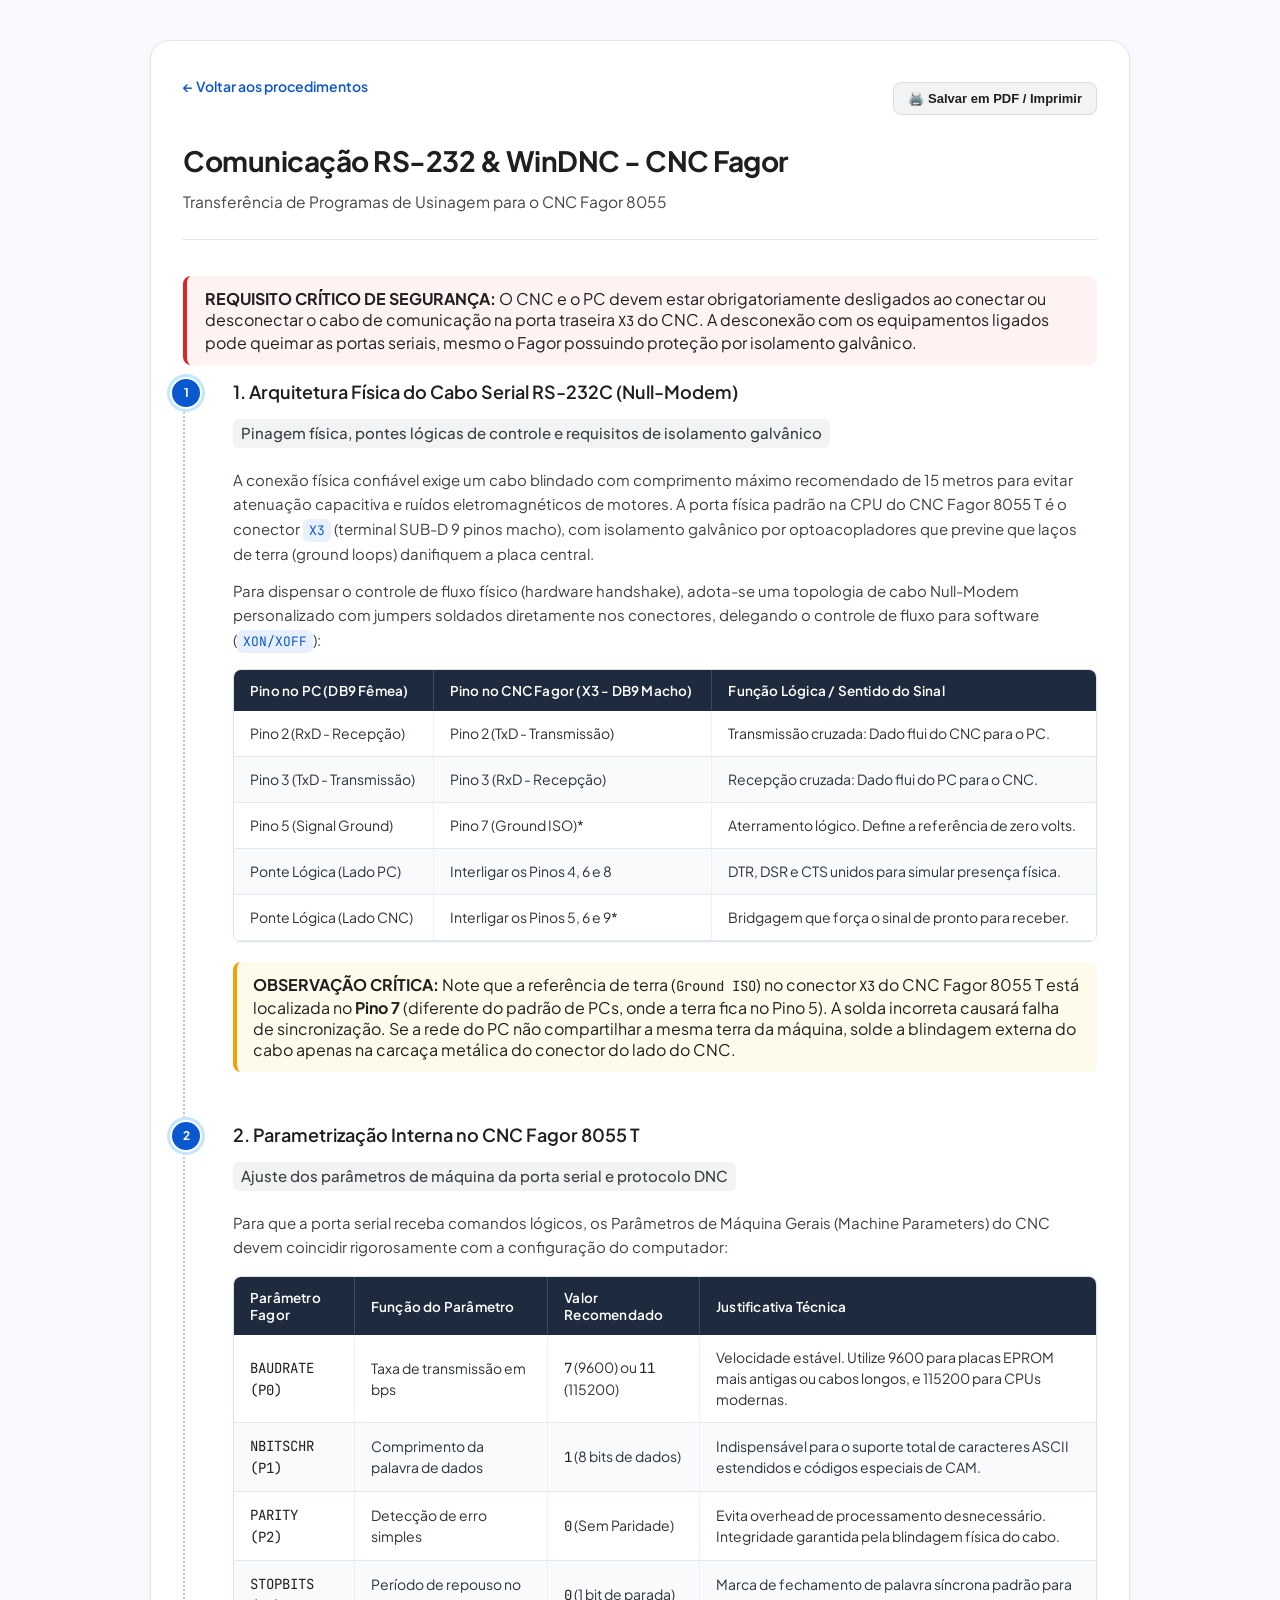
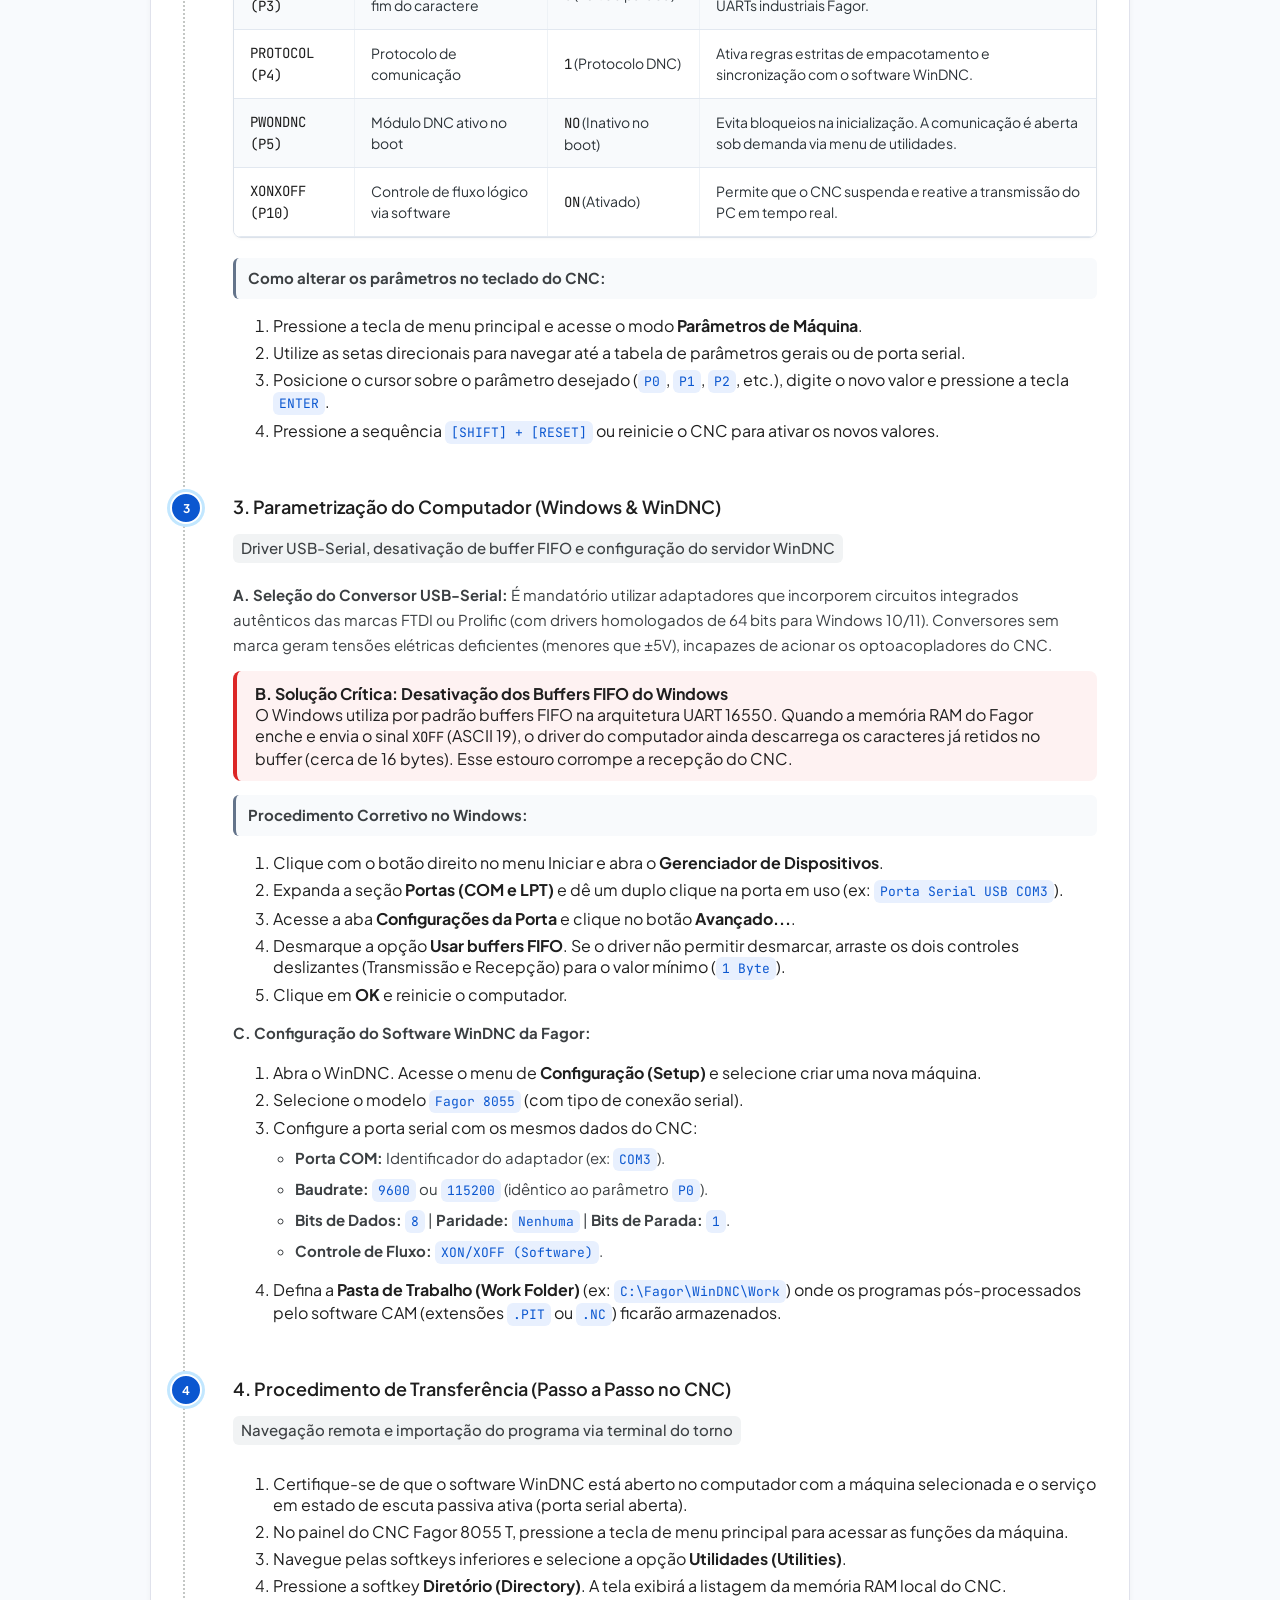
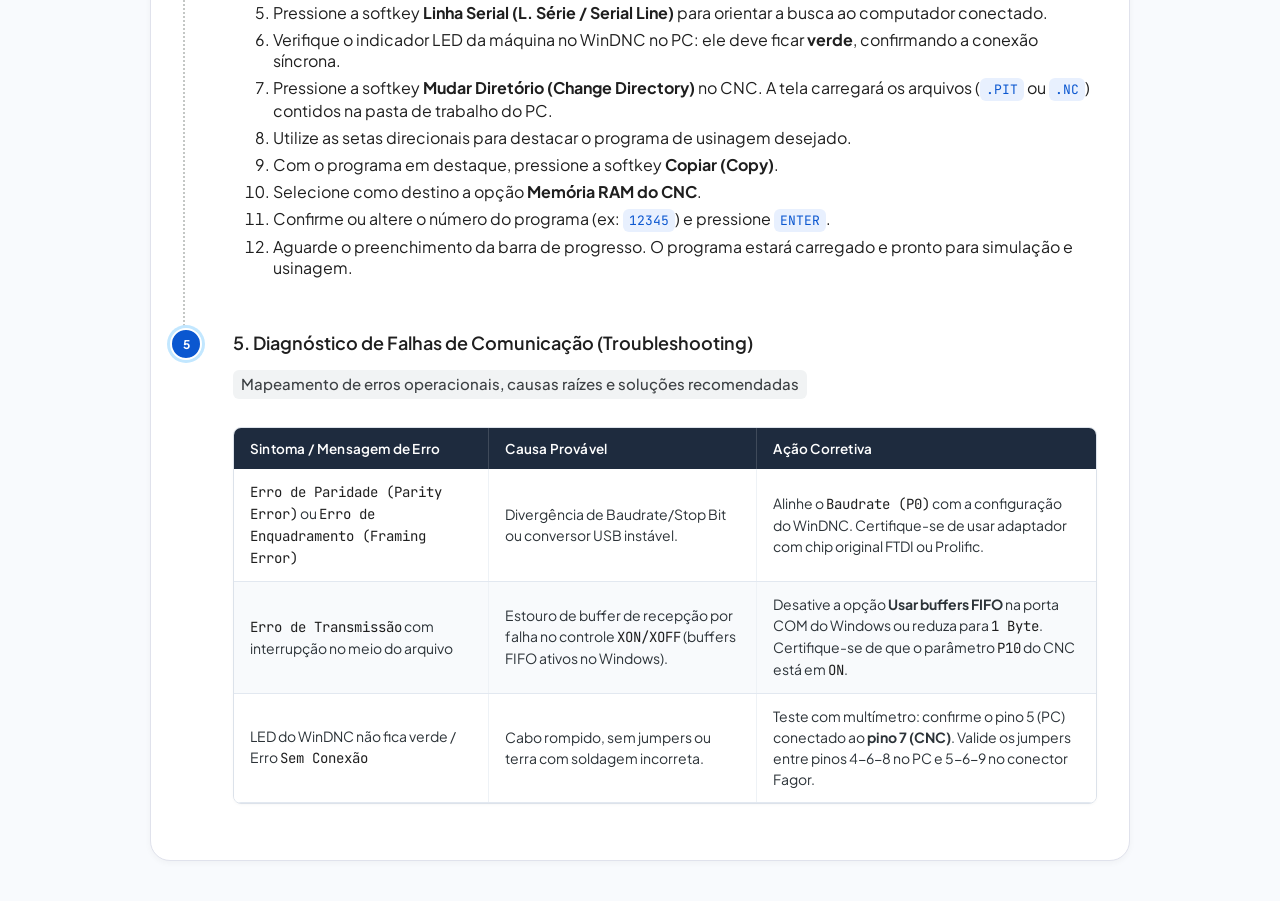
<file: fagor/rs232-windnc.html>
<!DOCTYPE html>
<html lang="pt-BR">
<head>
    <meta charset="UTF-8">
    <meta name="viewport" content="width=device-width, initial-scale=1.0">
    <title>Comunicação RS-232 &amp; WinDNC - CNC Fagor</title>
    <link rel="stylesheet" href="../css/style.css">
</head>
<body>
    <div class="print-footer-all"><span><strong>Elaborado por:</strong> Gustavo Vieira Ermelino &bull; e-mail: g3gustavo@gmail.com</span></div>

    <div class="container">
        <div class="doc-actions">
            <a href="../index.html" class="nav-back">← Voltar aos procedimentos</a>
            <button onclick="window.print()" class="btn-print">🖨️ Salvar em PDF / Imprimir</button>
        </div>

        <header class="doc-header">
            <h1>Comunicação RS-232 &amp; WinDNC - CNC Fagor</h1>
            <p class="subtitle">Transferência de Programas de Usinagem para o CNC Fagor 8055</p>
        </header>

        <div class="alert-box danger">
            <strong>REQUISITO CRÍTICO DE SEGURANÇA:</strong> O CNC e o PC devem estar obrigatoriamente desligados ao conectar ou desconectar o cabo de comunicação na porta traseira <code>X3</code> do CNC. A desconexão com os equipamentos ligados pode queimar as portas seriais, mesmo o Fagor possuindo proteção por isolamento galvânico.
        </div>

        <main class="stepper">
            <div class="step">
                <h3>1. Arquitetura Física do Cabo Serial RS-232C (Null-Modem)</h3>
                <p class="step-subtitle">Pinagem física, pontes lógicas de controle e requisitos de isolamento galvânico</p>
                <p>A conexão física confiável exige um cabo blindado com comprimento máximo recomendado de 15 metros para evitar atenuação capacitiva e ruídos eletromagnéticos de motores. A porta física padrão na CPU do CNC Fagor 8055 T é o conector <code>X3</code> (terminal SUB-D 9 pinos macho), com isolamento galvânico por optoacopladores que previne que laços de terra (ground loops) danifiquem a placa central.</p>
                <p>Para dispensar o controle de fluxo físico (hardware handshake), adota-se uma topologia de cabo Null-Modem personalizado com jumpers soldados diretamente nos conectores, delegando o controle de fluxo para software (<code>XON/XOFF</code>):</p>
                <div class="table-responsive">
                    <table>
                        <thead>
                            <tr>
                                <th>Pino no PC (DB9 Fêmea)</th>
                                <th>Pino no CNC Fagor (X3 - DB9 Macho)</th>
                                <th>Função Lógica / Sentido do Sinal</th>
                            </tr>
                        </thead>
                        <tbody>
                            <tr>
                                <td>Pino 2 (RxD - Recepção)</td>
                                <td>Pino 2 (TxD - Transmissão)</td>
                                <td>Transmissão cruzada: Dado flui do CNC para o PC.</td>
                            </tr>
                            <tr>
                                <td>Pino 3 (TxD - Transmissão)</td>
                                <td>Pino 3 (RxD - Recepção)</td>
                                <td>Recepção cruzada: Dado flui do PC para o CNC.</td>
                            </tr>
                            <tr>
                                <td>Pino 5 (Signal Ground)</td>
                                <td>Pino 7 (Ground ISO)*</td>
                                <td>Aterramento lógico. Define a referência de zero volts.</td>
                            </tr>
                            <tr>
                                <td>Ponte Lógica (Lado PC)</td>
                                <td>Interligar os Pinos 4, 6 e 8</td>
                                <td>DTR, DSR e CTS unidos para simular presença física.</td>
                            </tr>
                            <tr>
                                <td>Ponte Lógica (Lado CNC)</td>
                                <td>Interligar os Pinos 5, 6 e 9*</td>
                                <td>Bridgagem que força o sinal de pronto para receber.</td>
                            </tr>
                        </tbody>
                    </table>
                </div>
                <div class="callout warning">
                    <strong>OBSERVAÇÃO CRÍTICA:</strong> Note que a referência de terra (<code>Ground ISO</code>) no conector <code>X3</code> do CNC Fagor 8055 T está localizada no <strong>Pino 7</strong> (diferente do padrão de PCs, onde a terra fica no Pino 5). A solda incorreta causará falha de sincronização. Se a rede do PC não compartilhar a mesma terra da máquina, solde a blindagem externa do cabo apenas na carcaça metálica do conector do lado do CNC.
                </div>
            </div>

            <div class="step">
                <h3>2. Parametrização Interna no CNC Fagor 8055 T</h3>
                <p class="step-subtitle">Ajuste dos parâmetros de máquina da porta serial e protocolo DNC</p>
                <p>Para que a porta serial receba comandos lógicos, os Parâmetros de Máquina Gerais (Machine Parameters) do CNC devem coincidir rigorosamente com a configuração do computador:</p>
                <div class="table-responsive">
                    <table>
                        <thead>
                            <tr>
                                <th>Parâmetro Fagor</th>
                                <th>Função do Parâmetro</th>
                                <th>Valor Recomendado</th>
                                <th>Justificativa Técnica</th>
                            </tr>
                        </thead>
                        <tbody>
                            <tr>
                                <td><code>BAUDRATE (P0)</code></td>
                                <td>Taxa de transmissão em bps</td>
                                <td><code>7</code> (9600) ou <code>11</code> (115200)</td>
                                <td>Velocidade estável. Utilize 9600 para placas EPROM mais antigas ou cabos longos, e 115200 para CPUs modernas.</td>
                            </tr>
                            <tr>
                                <td><code>NBITSCHR (P1)</code></td>
                                <td>Comprimento da palavra de dados</td>
                                <td><code>1</code> (8 bits de dados)</td>
                                <td>Indispensável para o suporte total de caracteres ASCII estendidos e códigos especiais de CAM.</td>
                            </tr>
                            <tr>
                                <td><code>PARITY (P2)</code></td>
                                <td>Detecção de erro simples</td>
                                <td><code>0</code> (Sem Paridade)</td>
                                <td>Evita overhead de processamento desnecessário. Integridade garantida pela blindagem física do cabo.</td>
                            </tr>
                            <tr>
                                <td><code>STOPBITS (P3)</code></td>
                                <td>Período de repouso no fim do caractere</td>
                                <td><code>0</code> (1 bit de parada)</td>
                                <td>Marca de fechamento de palavra síncrona padrão para UARTs industriais Fagor.</td>
                            </tr>
                            <tr>
                                <td><code>PROTOCOL (P4)</code></td>
                                <td>Protocolo de comunicação</td>
                                <td><code>1</code> (Protocolo DNC)</td>
                                <td>Ativa regras estritas de empacotamento e sincronização com o software WinDNC.</td>
                            </tr>
                            <tr>
                                <td><code>PWONDNC (P5)</code></td>
                                <td>Módulo DNC ativo no boot</td>
                                <td><code>NO</code> (Inativo no boot)</td>
                                <td>Evita bloqueios na inicialização. A comunicação é aberta sob demanda via menu de utilidades.</td>
                            </tr>
                            <tr>
                                <td><code>XONXOFF (P10)</code></td>
                                <td>Controle de fluxo lógico via software</td>
                                <td><code>ON</code> (Ativado)</td>
                                <td>Permite que o CNC suspenda e reative a transmissão do PC em tempo real.</td>
                            </tr>
                        </tbody>
                    </table>
                </div>
                <p class="info-note"><strong>Como alterar os parâmetros no teclado do CNC:</strong></p>
                <ol>
                    <li>Pressione a tecla de menu principal e acesse o modo <strong>Parâmetros de Máquina</strong>.</li>
                    <li>Utilize as setas direcionais para navegar até a tabela de parâmetros gerais ou de porta serial.</li>
                    <li>Posicione o cursor sobre o parâmetro desejado (<code>P0</code>, <code>P1</code>, <code>P2</code>, etc.), digite o novo valor e pressione a tecla <code>ENTER</code>.</li>
                    <li>Pressione a sequência <code>[SHIFT] + [RESET]</code> ou reinicie o CNC para ativar os novos valores.</li>
                </ol>
            </div>

            <div class="step">
                <h3>3. Parametrização do Computador (Windows &amp; WinDNC)</h3>
                <p class="step-subtitle">Driver USB-Serial, desativação de buffer FIFO e configuração do servidor WinDNC</p>
                <p><strong>A. Seleção do Conversor USB-Serial:</strong> É mandatório utilizar adaptadores que incorporem circuitos integrados autênticos das marcas FTDI ou Prolific (com drivers homologados de 64 bits para Windows 10/11). Conversores sem marca geram tensões elétricas deficientes (menores que ±5V), incapazes de acionar os optoacopladores do CNC.</p>
                <div class="alert-box danger">
                    <strong>B. Solução Crítica: Desativação dos Buffers FIFO do Windows</strong><br>
                    O Windows utiliza por padrão buffers FIFO na arquitetura UART 16550. Quando a memória RAM do Fagor enche e envia o sinal <code>XOFF</code> (ASCII 19), o driver do computador ainda descarrega os caracteres já retidos no buffer (cerca de 16 bytes). Esse estouro corrompe a recepção do CNC.
                </div>
                <p class="info-note"><strong>Procedimento Corretivo no Windows:</strong></p>
                <ol>
                    <li>Clique com o botão direito no menu Iniciar e abra o <strong>Gerenciador de Dispositivos</strong>.</li>
                    <li>Expanda a seção <strong>Portas (COM e LPT)</strong> e dê um duplo clique na porta em uso (ex: <code>Porta Serial USB COM3</code>).</li>
                    <li>Acesse a aba <strong>Configurações da Porta</strong> e clique no botão <strong>Avançado...</strong>.</li>
                    <li>Desmarque a opção <strong>Usar buffers FIFO</strong>. Se o driver não permitir desmarcar, arraste os dois controles deslizantes (Transmissão e Recepção) para o valor mínimo (<code>1 Byte</code>).</li>
                    <li>Clique em <strong>OK</strong> e reinicie o computador.</li>
                </ol>
                <p><strong>C. Configuração do Software WinDNC da Fagor:</strong></p>
                <ol>
                    <li>Abra o WinDNC. Acesse o menu de <strong>Configuração (Setup)</strong> e selecione criar uma nova máquina.</li>
                    <li>Selecione o modelo <code>Fagor 8055</code> (com tipo de conexão serial).</li>
                    <li>Configure a porta serial com os mesmos dados do CNC:
                        <ul>
                            <li><strong>Porta COM:</strong> Identificador do adaptador (ex: <code>COM3</code>).</li>
                            <li><strong>Baudrate:</strong> <code>9600</code> ou <code>115200</code> (idêntico ao parâmetro <code>P0</code>).</li>
                            <li><strong>Bits de Dados:</strong> <code>8</code> | <strong>Paridade:</strong> <code>Nenhuma</code> | <strong>Bits de Parada:</strong> <code>1</code>.</li>
                            <li><strong>Controle de Fluxo:</strong> <code>XON/XOFF (Software)</code>.</li>
                        </ul>
                    </li>
                    <li>Defina a <strong>Pasta de Trabalho (Work Folder)</strong> (ex: <code>C:\Fagor\WinDNC\Work</code>) onde os programas pós-processados pelo software CAM (extensões <code>.PIT</code> ou <code>.NC</code>) ficarão armazenados.</li>
                </ol>
            </div>

            <div class="step">
                <h3>4. Procedimento de Transferência (Passo a Passo no CNC)</h3>
                <p class="step-subtitle">Navegação remota e importação do programa via terminal do torno</p>
                <ol>
                    <li>Certifique-se de que o software WinDNC está aberto no computador com a máquina selecionada e o serviço em estado de escuta passiva ativa (porta serial aberta).</li>
                    <li>No painel do CNC Fagor 8055 T, pressione a tecla de menu principal para acessar as funções da máquina.</li>
                    <li>Navegue pelas softkeys inferiores e selecione a opção <strong>Utilidades (Utilities)</strong>.</li>
                    <li>Pressione a softkey <strong>Diretório (Directory)</strong>. A tela exibirá a listagem da memória RAM local do CNC.</li>
                    <li>Pressione a softkey <strong>Linha Serial (L. Série / Serial Line)</strong> para orientar a busca ao computador conectado.</li>
                    <li>Verifique o indicador LED da máquina no WinDNC no PC: ele deve ficar <strong>verde</strong>, confirmando a conexão síncrona.</li>
                    <li>Pressione a softkey <strong>Mudar Diretório (Change Directory)</strong> no CNC. A tela carregará os arquivos (<code>.PIT</code> ou <code>.NC</code>) contidos na pasta de trabalho do PC.</li>
                    <li>Utilize as setas direcionais para destacar o programa de usinagem desejado.</li>
                    <li>Com o programa em destaque, pressione a softkey <strong>Copiar (Copy)</strong>.</li>
                    <li>Selecione como destino a opção <strong>Memória RAM do CNC</strong>.</li>
                    <li>Confirme ou altere o número do programa (ex: <code>12345</code>) e pressione <code>ENTER</code>.</li>
                    <li>Aguarde o preenchimento da barra de progresso. O programa estará carregado e pronto para simulação e usinagem.</li>
                </ol>
            </div>

            <div class="step step-last">
                <h3>5. Diagnóstico de Falhas de Comunicação (Troubleshooting)</h3>
                <p class="step-subtitle">Mapeamento de erros operacionais, causas raízes e soluções recomendadas</p>
                <div class="table-responsive">
                    <table>
                        <thead>
                            <tr>
                                <th>Sintoma / Mensagem de Erro</th>
                                <th>Causa Provável</th>
                                <th>Ação Corretiva</th>
                            </tr>
                        </thead>
                        <tbody>
                            <tr>
                                <td><code>Erro de Paridade (Parity Error)</code> ou <code>Erro de Enquadramento (Framing Error)</code></td>
                                <td>Divergência de Baudrate/Stop Bit ou conversor USB instável.</td>
                                <td>Alinhe o <code>Baudrate (P0)</code> com a configuração do WinDNC. Certifique-se de usar adaptador com chip original FTDI ou Prolific.</td>
                            </tr>
                            <tr>
                                <td><code>Erro de Transmissão</code> com interrupção no meio do arquivo</td>
                                <td>Estouro de buffer de recepção por falha no controle <code>XON/XOFF</code> (buffers FIFO ativos no Windows).</td>
                                <td>Desative a opção <strong>Usar buffers FIFO</strong> na porta COM do Windows ou reduza para <code>1 Byte</code>. Certifique-se de que o parâmetro <code>P10</code> do CNC está em <code>ON</code>.</td>
                            </tr>
                            <tr>
                                <td>LED do WinDNC não fica verde / Erro <code>Sem Conexão</code></td>
                                <td>Cabo rompido, sem jumpers ou terra com soldagem incorreta.</td>
                                <td>Teste com multímetro: confirme o pino 5 (PC) conectado ao <strong>pino 7 (CNC)</strong>. Valide os jumpers entre pinos 4-6-8 no PC e 5-6-9 no conector Fagor.</td>
                            </tr>
                        </tbody>
                    </table>
                </div>
            </div>
        </main>
    </div>
</body>
</html>
</file>
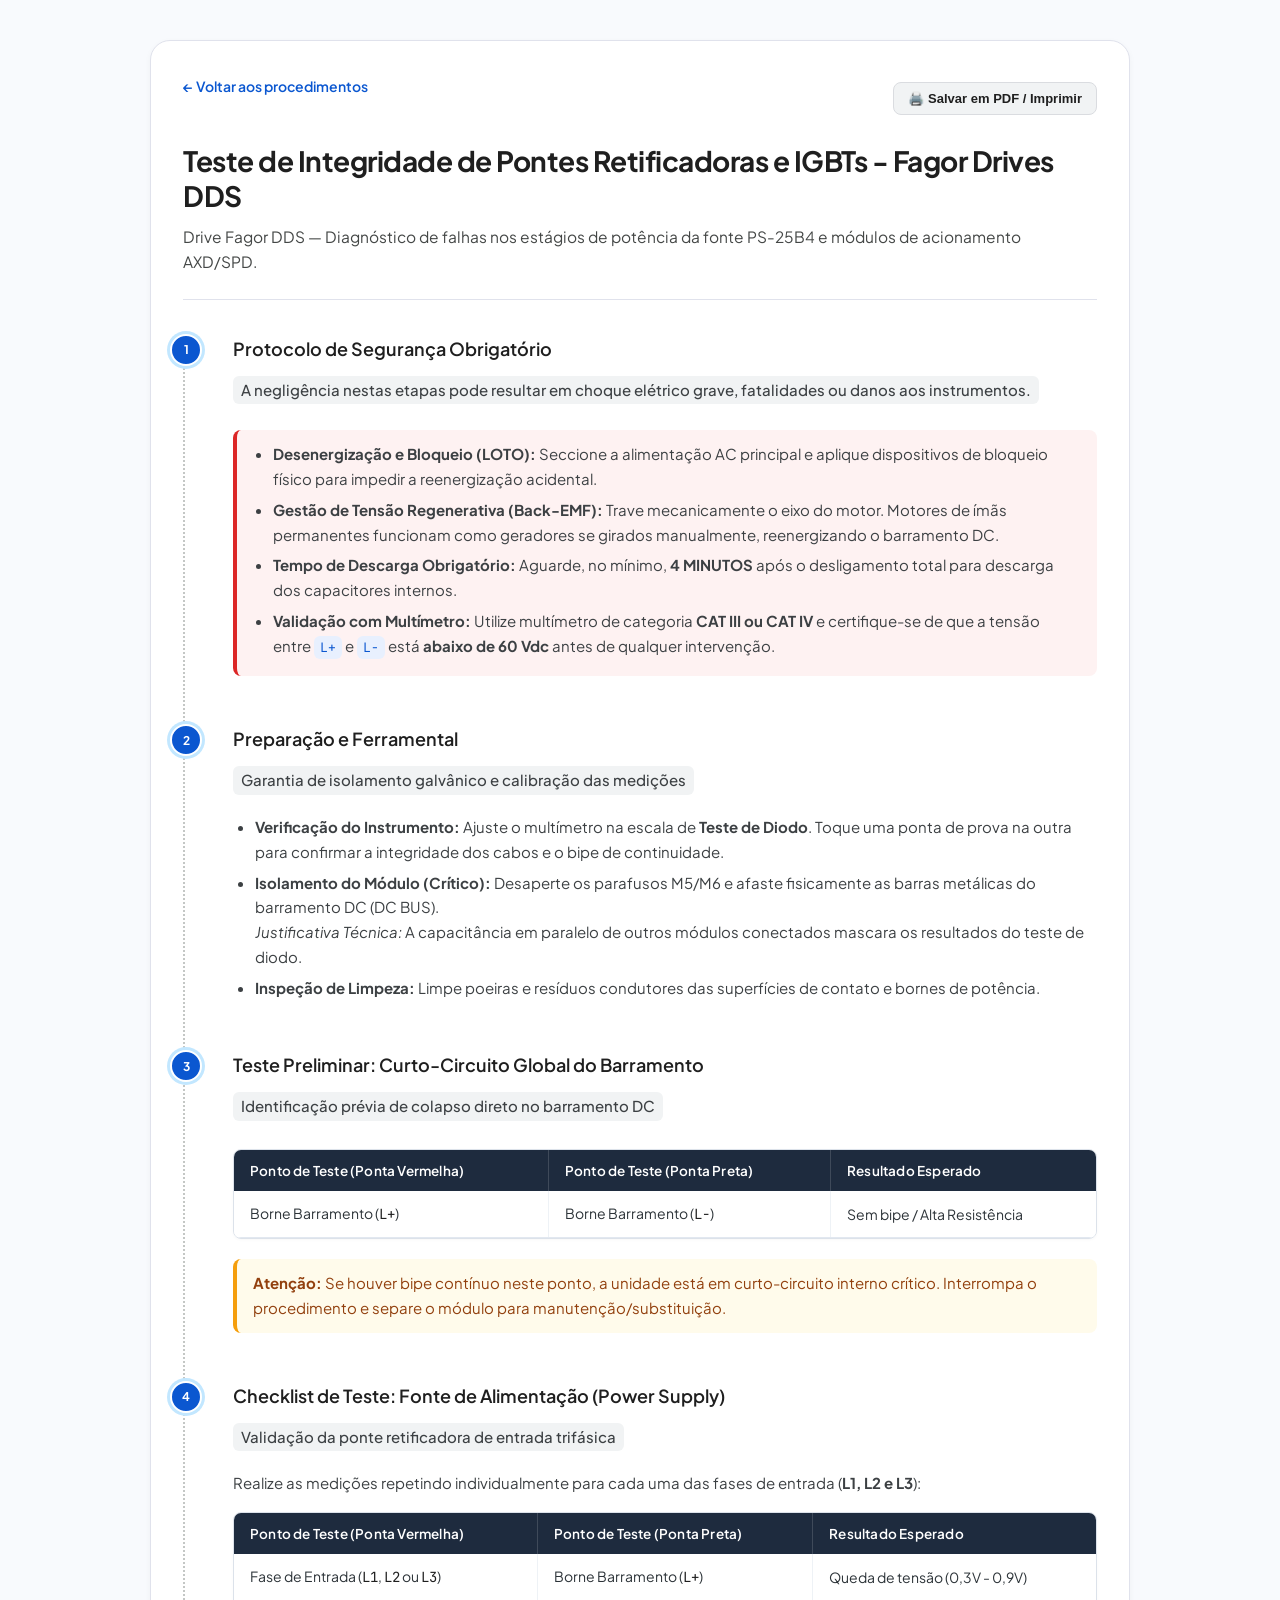
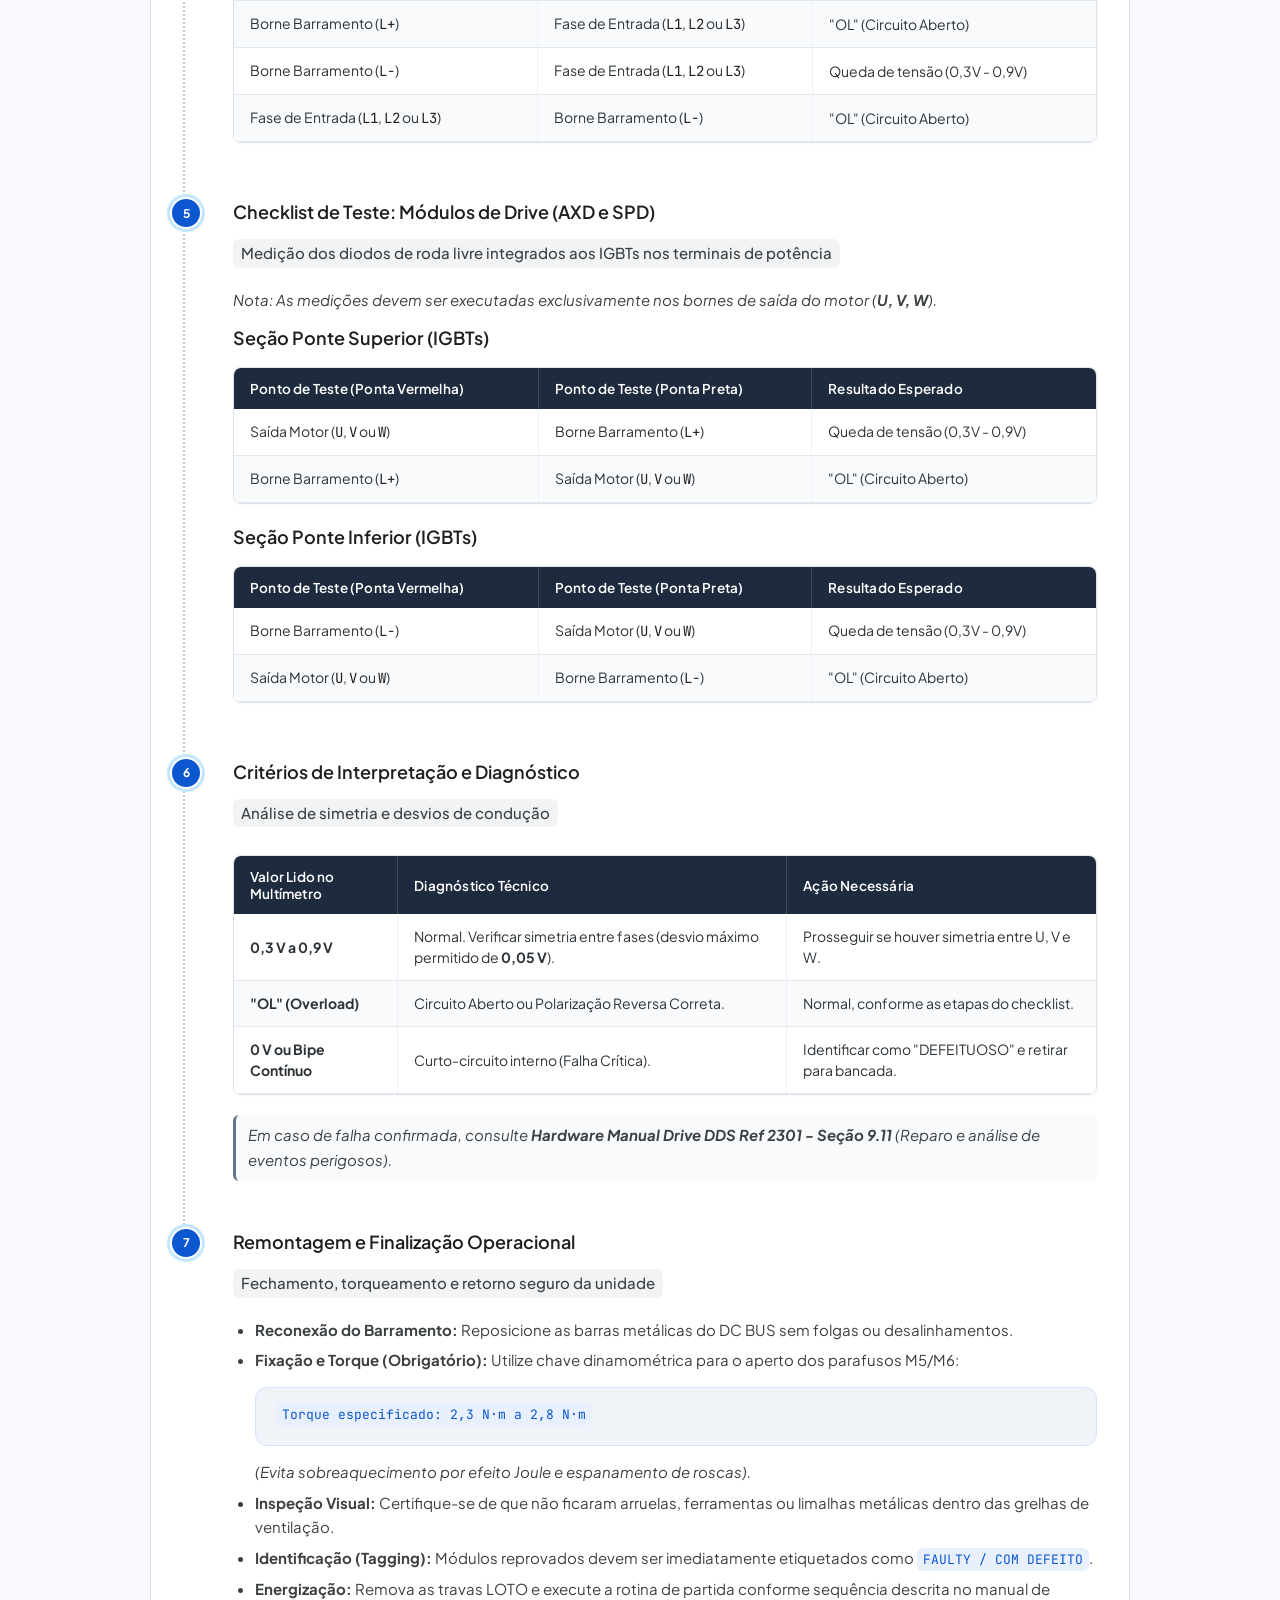
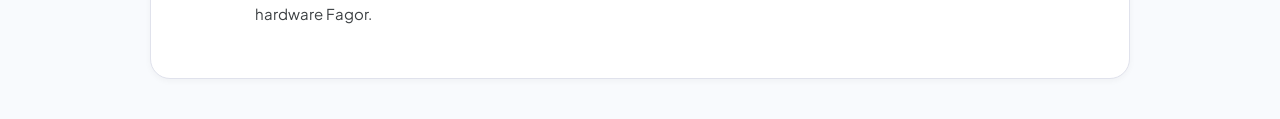
<file: fagor/teste-igbts-fagor.html>
<!DOCTYPE html>
<html lang="pt-BR">
<head>
    <meta charset="UTF-8">
    <meta name="viewport" content="width=device-width, initial-scale=1.0">
    <title>Teste de Integridade de Pontes Retificadoras e IGBTs - Fagor Drives DDS</title>
    <link rel="stylesheet" href="../css/style.css">
</head>
<body>
    <!-- Rodapé repetido em todas as páginas impressas -->
    <div class="print-footer-all">
        <span><strong>Elaborado por:</strong> Gustavo Vieira Ermelino &bull; e-mail: g3gustavo@gmail.com</span>
    </div>
    
    <div class="container">
        <!-- Retorno ao Menu e Salvar/Imprimir-->
        <div class="doc-actions">
            <a href="../index.html" class="nav-back">← Voltar aos procedimentos</a>
            <button onclick="window.print()" class="btn-print">🖨️ Salvar em PDF / Imprimir</button>
        </div>
                <!-- Cabeçalho do Procedimento -->
        <header class="doc-header">
            <h1>Teste de Integridade de Pontes Retificadoras e IGBTs - Fagor Drives DDS</h1>
            <p class="subtitle">Drive Fagor DDS — Diagnóstico de falhas nos estágios de potência da fonte PS-25B4 e módulos de acionamento AXD/SPD.</p>
        </header>

        <!-- Stepper / Fluxo de Passos -->
        <main class="stepper">

            <!-- Passo 1: Segurança Obrigatória -->
            <div class="step">
                    <h3>Protocolo de Segurança Obrigatório</h3>
                    <p class="step-subtitle">A negligência nestas etapas pode resultar em choque elétrico grave, fatalidades ou danos aos instrumentos.</p>
                    
                    <div class="alert-box danger">
                        <ul>
                            <li><strong>Desenergização e Bloqueio (LOTO):</strong> Seccione a alimentação AC principal e aplique dispositivos de bloqueio físico para impedir a reenergização acidental.</li>
                            <li><strong>Gestão de Tensão Regenerativa (Back-EMF):</strong> Trave mecanicamente o eixo do motor. Motores de ímãs permanentes funcionam como geradores se girados manualmente, reenergizando o barramento DC.</li>
                            <li><strong>Tempo de Descarga Obrigatório:</strong> Aguarde, no mínimo, <strong>4 MINUTOS</strong> após o desligamento total para descarga dos capacitores internos.</li>
                            <li><strong>Validação com Multímetro:</strong> Utilize multímetro de categoria <strong>CAT III ou CAT IV</strong> e certifique-se de que a tensão entre <code>L+</code> e <code>L-</code> está <strong>abaixo de 60 Vdc</strong> antes de qualquer intervenção.</li>
                        </ul>
                </div>
            </div>

            <!-- Passo 2: Preparação e Ferramental -->
            <div class="step">
                    <h3>Preparação e Ferramental</h3>
                    <p class="step-subtitle">Garantia de isolamento galvânico e calibração das medições</p>
                    
                    <ul>
                        <li><strong>Verificação do Instrumento:</strong> Ajuste o multímetro na escala de <strong>Teste de Diodo</strong>. Toque uma ponta de prova na outra para confirmar a integridade dos cabos e o bipe de continuidade.</li>
                        <li><strong>Isolamento do Módulo (Crítico):</strong> Desaperte os parafusos M5/M6 e afaste fisicamente as barras metálicas do barramento DC (DC BUS).
                            <br><em>Justificativa Técnica:</em> A capacitância em paralelo de outros módulos conectados mascara os resultados do teste de diodo.</li>
                        <li><strong>Inspeção de Limpeza:</strong> Limpe poeiras e resíduos condutores das superfícies de contato e bornes de potência.</li>
                    </ul>
            </div>

            <!-- Passo 3: Curto-Circuito Global do Barramento -->
            <div class="step">
                    <h3>Teste Preliminar: Curto-Circuito Global do Barramento</h3>
                    <p class="step-subtitle">Identificação prévia de colapso direto no barramento DC</p>
                    
                    <div class="table-responsive">
                        <table>
                            <thead>
                                <tr>
                                    <th>Ponto de Teste (Ponta Vermelha)</th>
                                    <th>Ponto de Teste (Ponta Preta)</th>
                                    <th>Resultado Esperado</th>
                                </tr>
                            </thead>
                            <tbody>
                                <tr>
                                    <td>Borne Barramento (<code>L+</code>)</td>
                                    <td>Borne Barramento (<code>L-</code>)</td>
                                    <td>Sem bipe / Alta Resistência</td>
                                </tr>
                            </tbody>
                        </table>
                    </div>

                    <div class="callout warning">
                        <p><strong>Atenção:</strong> Se houver bipe contínuo neste ponto, a unidade está em curto-circuito interno crítico. Interrompa o procedimento e separe o módulo para manutenção/substituição.</p>
                    </div>
            </div>

            <!-- Passo 4: Fonte PS-25B4 -->
            <div class="step">
                    <h3>Checklist de Teste: Fonte de Alimentação (Power Supply)</h3>
                    <p class="step-subtitle">Validação da ponte retificadora de entrada trifásica</p>
                    
                    <p>Realize as medições repetindo individualmente para cada uma das fases de entrada (<strong>L1, L2 e L3</strong>):</p>
                    
                    <div class="table-responsive">
                        <table>
                            <thead>
                                <tr>
                                    <th>Ponto de Teste (Ponta Vermelha)</th>
                                    <th>Ponto de Teste (Ponta Preta)</th>
                                    <th>Resultado Esperado</th>
                                </tr>
                            </thead>
                            <tbody>
                                <tr>
                                    <td>Fase de Entrada (<code>L1</code>, <code>L2</code> ou <code>L3</code>)</td>
                                    <td>Borne Barramento (<code>L+</code>)</td>
                                    <td>Queda de tensão (0,3V - 0,9V)</td>
                                </tr>
                                <tr>
                                    <td>Borne Barramento (<code>L+</code>)</td>
                                    <td>Fase de Entrada (<code>L1</code>, <code>L2</code> ou <code>L3</code>)</td>
                                    <td>"OL" (Circuito Aberto)</td>
                                </tr>
                                <tr>
                                    <td>Borne Barramento (<code>L-</code>)</td>
                                    <td>Fase de Entrada (<code>L1</code>, <code>L2</code> ou <code>L3</code>)</td>
                                    <td>Queda de tensão (0,3V - 0,9V)</td>
                                </tr>
                                <tr>
                                    <td>Fase de Entrada (<code>L1</code>, <code>L2</code> ou <code>L3</code>)</td>
                                    <td>Borne Barramento (<code>L-</code>)</td>
                                    <td>"OL" (Circuito Aberto)</td>
                                </tr>
                            </tbody>
                        </table>
                    </div>
            </div>

            <!-- Passo 5: Módulos AXD e SPD -->
            <div class="step">
                    <h3>Checklist de Teste: Módulos de Drive (AXD e SPD)</h3>
                    <p class="step-subtitle">Medição dos diodos de roda livre integrados aos IGBTs nos terminais de potência</p>
                    
                    <p><em>Nota: As medições devem ser executadas exclusivamente nos bornes de saída do motor (<strong>U, V, W</strong>).</em></p>

                    <h3>Seção Ponte Superior (IGBTs)</h3>
                    <div class="table-responsive">
                        <table>
                            <thead>
                                <tr>
                                    <th>Ponto de Teste (Ponta Vermelha)</th>
                                    <th>Ponto de Teste (Ponta Preta)</th>
                                    <th>Resultado Esperado</th>
                                </tr>
                            </thead>
                            <tbody>
                                <tr>
                                    <td>Saída Motor (<code>U</code>, <code>V</code> ou <code>W</code>)</td>
                                    <td>Borne Barramento (<code>L+</code>)</td>
                                    <td>Queda de tensão (0,3V - 0,9V)</td>
                                </tr>
                                <tr>
                                    <td>Borne Barramento (<code>L+</code>)</td>
                                    <td>Saída Motor (<code>U</code>, <code>V</code> ou <code>W</code>)</td>
                                    <td>"OL" (Circuito Aberto)</td>
                                </tr>
                            </tbody>
                        </table>
                    </div>

                    <h3>Seção Ponte Inferior (IGBTs)</h3>
                    <div class="table-responsive">
                        <table>
                            <thead>
                                <tr>
                                    <th>Ponto de Teste (Ponta Vermelha)</th>
                                    <th>Ponto de Teste (Ponta Preta)</th>
                                    <th>Resultado Esperado</th>
                                </tr>
                            </thead>
                            <tbody>
                                <tr>
                                    <td>Borne Barramento (<code>L-</code>)</td>
                                    <td>Saída Motor (<code>U</code>, <code>V</code> ou <code>W</code>)</td>
                                    <td>Queda de tensão (0,3V - 0,9V)</td>
                                </tr>
                                <tr>
                                    <td>Saída Motor (<code>U</code>, <code>V</code> ou <code>W</code>)</td>
                                    <td>Borne Barramento (<code>L-</code>)</td>
                                    <td>"OL" (Circuito Aberto)</td>
                                </tr>
                            </tbody>
                        </table>
                    </div>
            </div>

            <!-- Passo 6: Critérios de Interpretação -->
            <div class="step">
                    <h3>Critérios de Interpretação e Diagnóstico</h3>
                    <p class="step-subtitle">Análise de simetria e desvios de condução</p>
                    
                    <div class="table-responsive">
                        <table>
                            <thead>
                                <tr>
                                    <th>Valor Lido no Multímetro</th>
                                    <th>Diagnóstico Técnico</th>
                                    <th>Ação Necessária</th>
                                </tr>
                            </thead>
                            <tbody>
                                <tr>
                                    <td><strong>0,3 V a 0,9 V</strong></td>
                                    <td>Normal. Verificar simetria entre fases (desvio máximo permitido de <strong>0,05 V</strong>).</td>
                                    <td>Prosseguir se houver simetria entre U, V e W.</td>
                                </tr>
                                <tr>
                                    <td><strong>"OL" (Overload)</strong></td>
                                    <td>Circuito Aberto ou Polarização Reversa Correta.</td>
                                    <td>Normal, conforme as etapas do checklist.</td>
                                </tr>
                                <tr>
                                    <td><strong>0 V ou Bipe Contínuo</strong></td>
                                    <td>Curto-circuito interno (Falha Crítica).</td>
                                    <td>Identificar como "DEFEITUOSO" e retirar para bancada.</td>
                                </tr>
                            </tbody>
                        </table>
                    </div>

                    <p class="info-note"><em>Em caso de falha confirmada, consulte <strong>Hardware Manual Drive DDS Ref 2301 - Seção 9.11</strong> (Reparo e análise de eventos perigosos).</em></p>
            </div>

            <!-- Passo 7: Remontagem (Último passo com classe .step-last) -->
            <div class="step step-last">
                    <h3>Remontagem e Finalização Operacional</h3>
                    <p class="step-subtitle">Fechamento, torqueamento e retorno seguro da unidade</p>
                    
                    <ul>
                        <li><strong>Reconexão do Barramento:</strong> Reposicione as barras metálicas do DC BUS sem folgas ou desalinhamentos.</li>
                        <li><strong>Fixação e Torque (Obrigatório):</strong> Utilize chave dinamométrica para o aperto dos parafusos M5/M6:
                            <pre><code>Torque especificado: 2,3 N·m a 2,8 N·m</code></pre>
                            <em>(Evita sobreaquecimento por efeito Joule e espanamento de roscas).</em>
                        </li>
                        <li><strong>Inspeção Visual:</strong> Certifique-se de que não ficaram arruelas, ferramentas ou limalhas metálicas dentro das grelhas de ventilação.</li>
                        <li><strong>Identificação (Tagging):</strong> Módulos reprovados devem ser imediatamente etiquetados como <code>FAULTY / COM DEFEITO</code>.</li>
                        <li><strong>Energização:</strong> Remova as travas LOTO e execute a rotina de partida conforme sequência descrita no manual de hardware Fagor.</li>
                    </ul>
            </div>

        </main> <!-- /.stepper -->
    </div> <!-- /.container -->

</body>
</html>
</file>
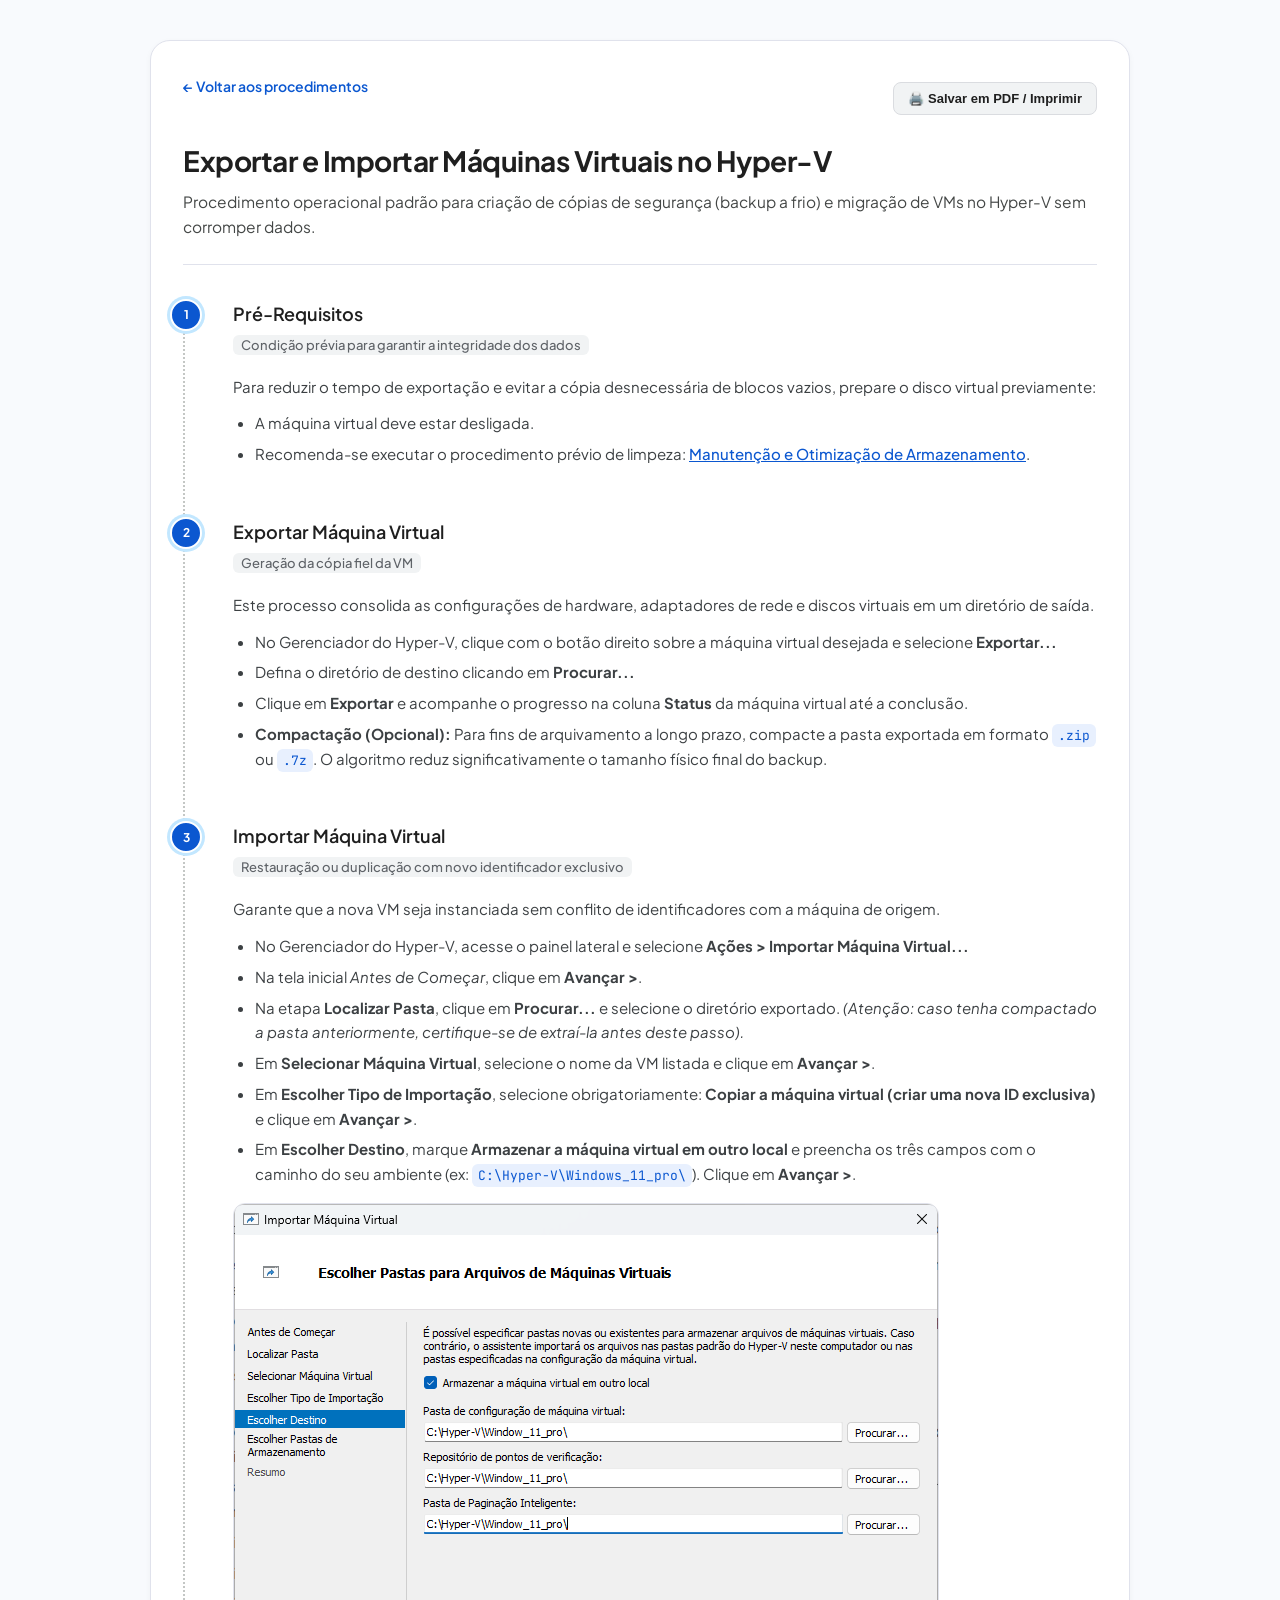
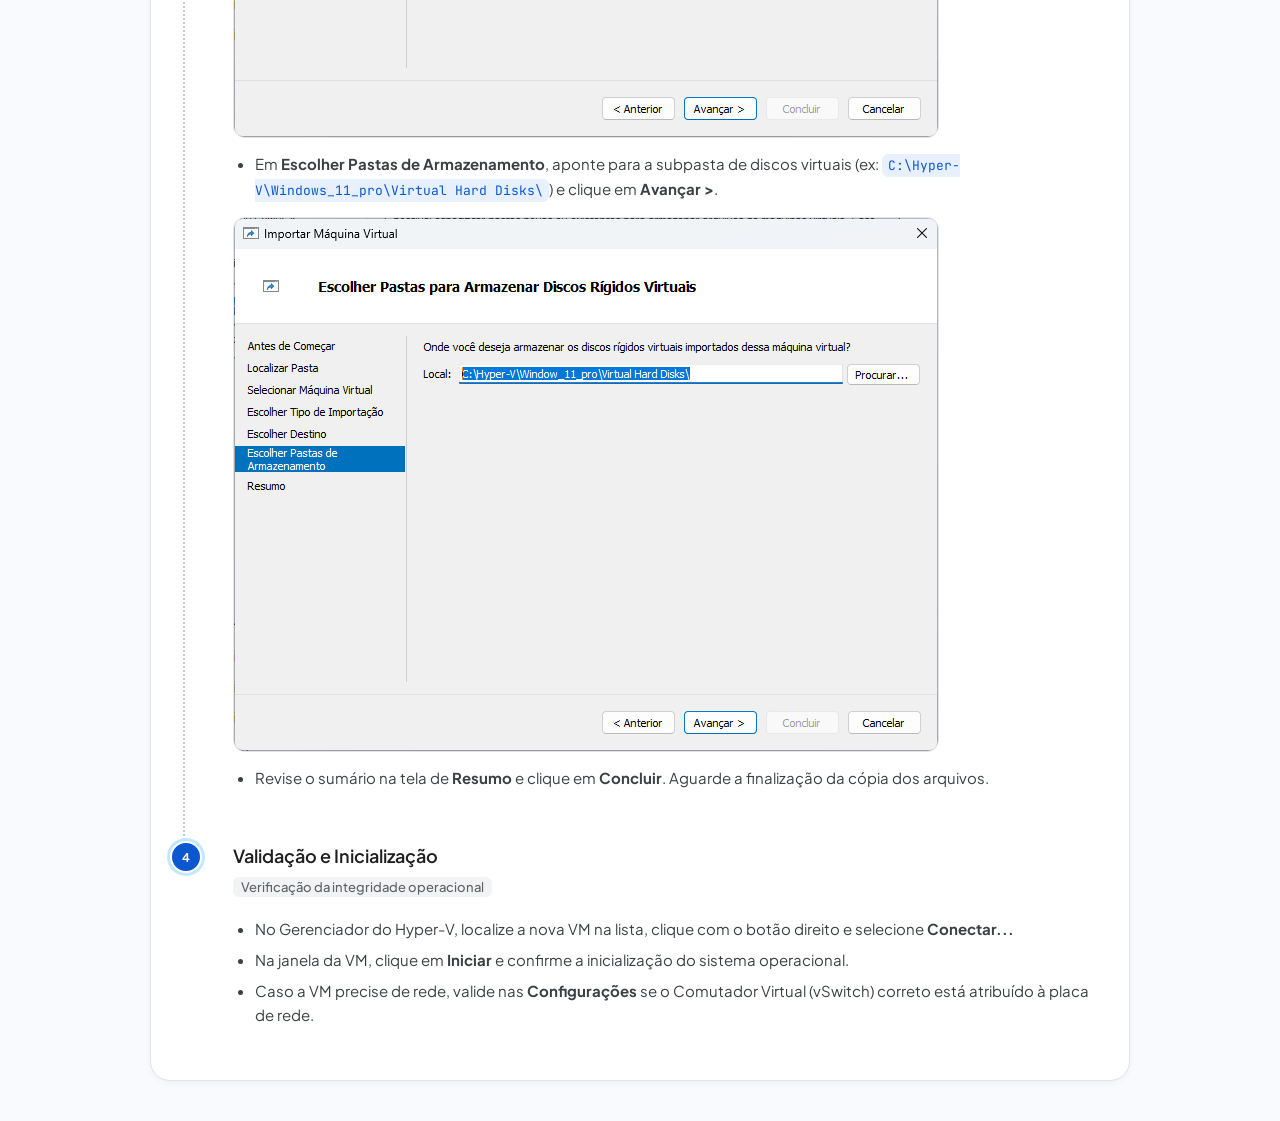
<file: hyper-v/exportar-importar.html>
<!DOCTYPE html>
<html lang="pt-BR">
<head>
  <meta charset="UTF-8">
  <meta name="viewport" content="width=device-width, initial-scale=1.0">
  <title>Exportar e Importar Máquinas Virtuais no Hyper-V</title>
  <link rel="stylesheet" href="../css/style.css">
</head>
<body>

<!-- Rodapé repetido em todas as páginas impressas -->
<div class="print-footer-all">
    <span><strong>Elaborado por:</strong> Gustavo Vieira Ermelino &bull; e-mail: g3gustavo@gmail.com</span>
</div>

<div class="container">
<!-- Retorno ao Menu e Salvar/Imprimir-->
  <div class="doc-actions">
      <a href="../index.html" class="nav-back">← Voltar aos procedimentos</a>
      <button onclick="window.print()" class="btn-print">🖨️ Salvar em PDF / Imprimir</button>
  </div>

  <header class="doc-header">
    <h1>Exportar e Importar Máquinas Virtuais no Hyper-V</h1>
    <p>Procedimento operacional padrão para criação de cópias de segurança (backup a frio) e migração de VMs no Hyper-V sem corromper dados.</p>
  </header>

  <main class="stepper">

    <!-- PASSO 1 -->
    <div class="step">
      <h3>Pré-Requisitos</h3>
      <span class="step-subtitle">Condição prévia para garantir a integridade dos dados</span>
      <p>Para reduzir o tempo de exportação e evitar a cópia desnecessária de blocos vazios, prepare o disco virtual previamente:</p>
      <ul>
        <li>A máquina virtual deve estar desligada.</li>
        <li>Recomenda-se executar o procedimento prévio de limpeza: <a href="../hyper-v/manutencao-armazenamento.html" style="color: #0b57d0; font-weight: 500;">Manutenção e Otimização de Armazenamento</a>.</li>
      </ul>
    </div>

    <!-- PASSO 2 -->
    <div class="step">
      <h3>Exportar Máquina Virtual</h3>
      <span class="step-subtitle">Geração da cópia fiel da VM</span>
      <p>Este processo consolida as configurações de hardware, adaptadores de rede e discos virtuais em um diretório de saída.</p>
      <ul>
        <li>No Gerenciador do Hyper-V, clique com o botão direito sobre a máquina virtual desejada e selecione <strong>Exportar...</strong></li>
        <li>Defina o diretório de destino clicando em <strong>Procurar...</strong></li>
        <li>Clique em <strong>Exportar</strong> e acompanhe o progresso na coluna <strong>Status</strong> da máquina virtual até a conclusão.</li>
        <li><strong>Compactação (Opcional):</strong> Para fins de arquivamento a longo prazo, compacte a pasta exportada em formato <code>.zip</code> ou <code>.7z</code>. O algoritmo reduz significativamente o tamanho físico final do backup.</li>
      </ul>
    </div>

    <!-- PASSO 3 -->
    <div class="step">
      <h3>Importar Máquina Virtual</h3>
      <span class="step-subtitle">Restauração ou duplicação com novo identificador exclusivo</span>
      <p>Garante que a nova VM seja instanciada sem conflito de identificadores com a máquina de origem.</p>
      <ul>
        <li>No Gerenciador do Hyper-V, acesse o painel lateral e selecione <strong>Ações &gt; Importar Máquina Virtual...</strong></li>
        <li>Na tela inicial <em>Antes de Começar</em>, clique em <strong>Avançar &gt;</strong>.</li>
        <li>Na etapa <strong>Localizar Pasta</strong>, clique em <strong>Procurar...</strong> e selecione o diretório exportado. <em>(Atenção: caso tenha compactado a pasta anteriormente, certifique-se de extraí-la antes deste passo).</em></li>
        <li>Em <strong>Selecionar Máquina Virtual</strong>, selecione o nome da VM listada e clique em <strong>Avançar &gt;</strong>.</li>
        <li>Em <strong>Escolher Tipo de Importação</strong>, selecione obrigatoriamente: <strong>Copiar a máquina virtual (criar uma nova ID exclusiva)</strong> e clique em <strong>Avançar &gt;</strong>.</li>
        <li>Em <strong>Escolher Destino</strong>, marque <strong>Armazenar a máquina virtual em outro local</strong> e preencha os três campos com o caminho do seu ambiente (ex: <code>C:\Hyper-V\Windows_11_pro\</code>). Clique em <strong>Avançar &gt;</strong>.</li>
      </ul>

      <img src="../assets/images/hyper-v/exportar-importar/local_armazenar_vm.png" alt="Tela de seleção de diretório" class="step-img">

      <ul>
        <li>Em <strong>Escolher Pastas de Armazenamento</strong>, aponte para a subpasta de discos virtuais (ex: <code>C:\Hyper-V\Windows_11_pro\Virtual Hard Disks\</code>) e clique em <strong>Avançar &gt;</strong>.</li>
      </ul>

      <img src="../assets/images/hyper-v/exportar-importar/pasta_armazenamento.png" alt="Tela de pastas de armazenamento VHDX" class="step-img">

      <ul>
        <li>Revise o sumário na tela de <strong>Resumo</strong> e clique em <strong>Concluir</strong>. Aguarde a finalização da cópia dos arquivos.</li>
      </ul>
    </div>

    <!-- PASSO 4 (FINAL) -->
    <div class="step-last">
      <h3>Validação e Inicialização</h3>
      <span class="step-subtitle">Verificação da integridade operacional</span>
      <ul>
        <li>No Gerenciador do Hyper-V, localize a nova VM na lista, clique com o botão direito e selecione <strong>Conectar...</strong></li>
        <li>Na janela da VM, clique em <strong>Iniciar</strong> e confirme a inicialização do sistema operacional.</li>
        <li>Caso a VM precise de rede, valide nas <strong>Configurações</strong> se o Comutador Virtual (vSwitch) correto está atribuído à placa de rede.</li>
      </ul>
    </div>

  </main>
</div>

</body>
</html>
</file>
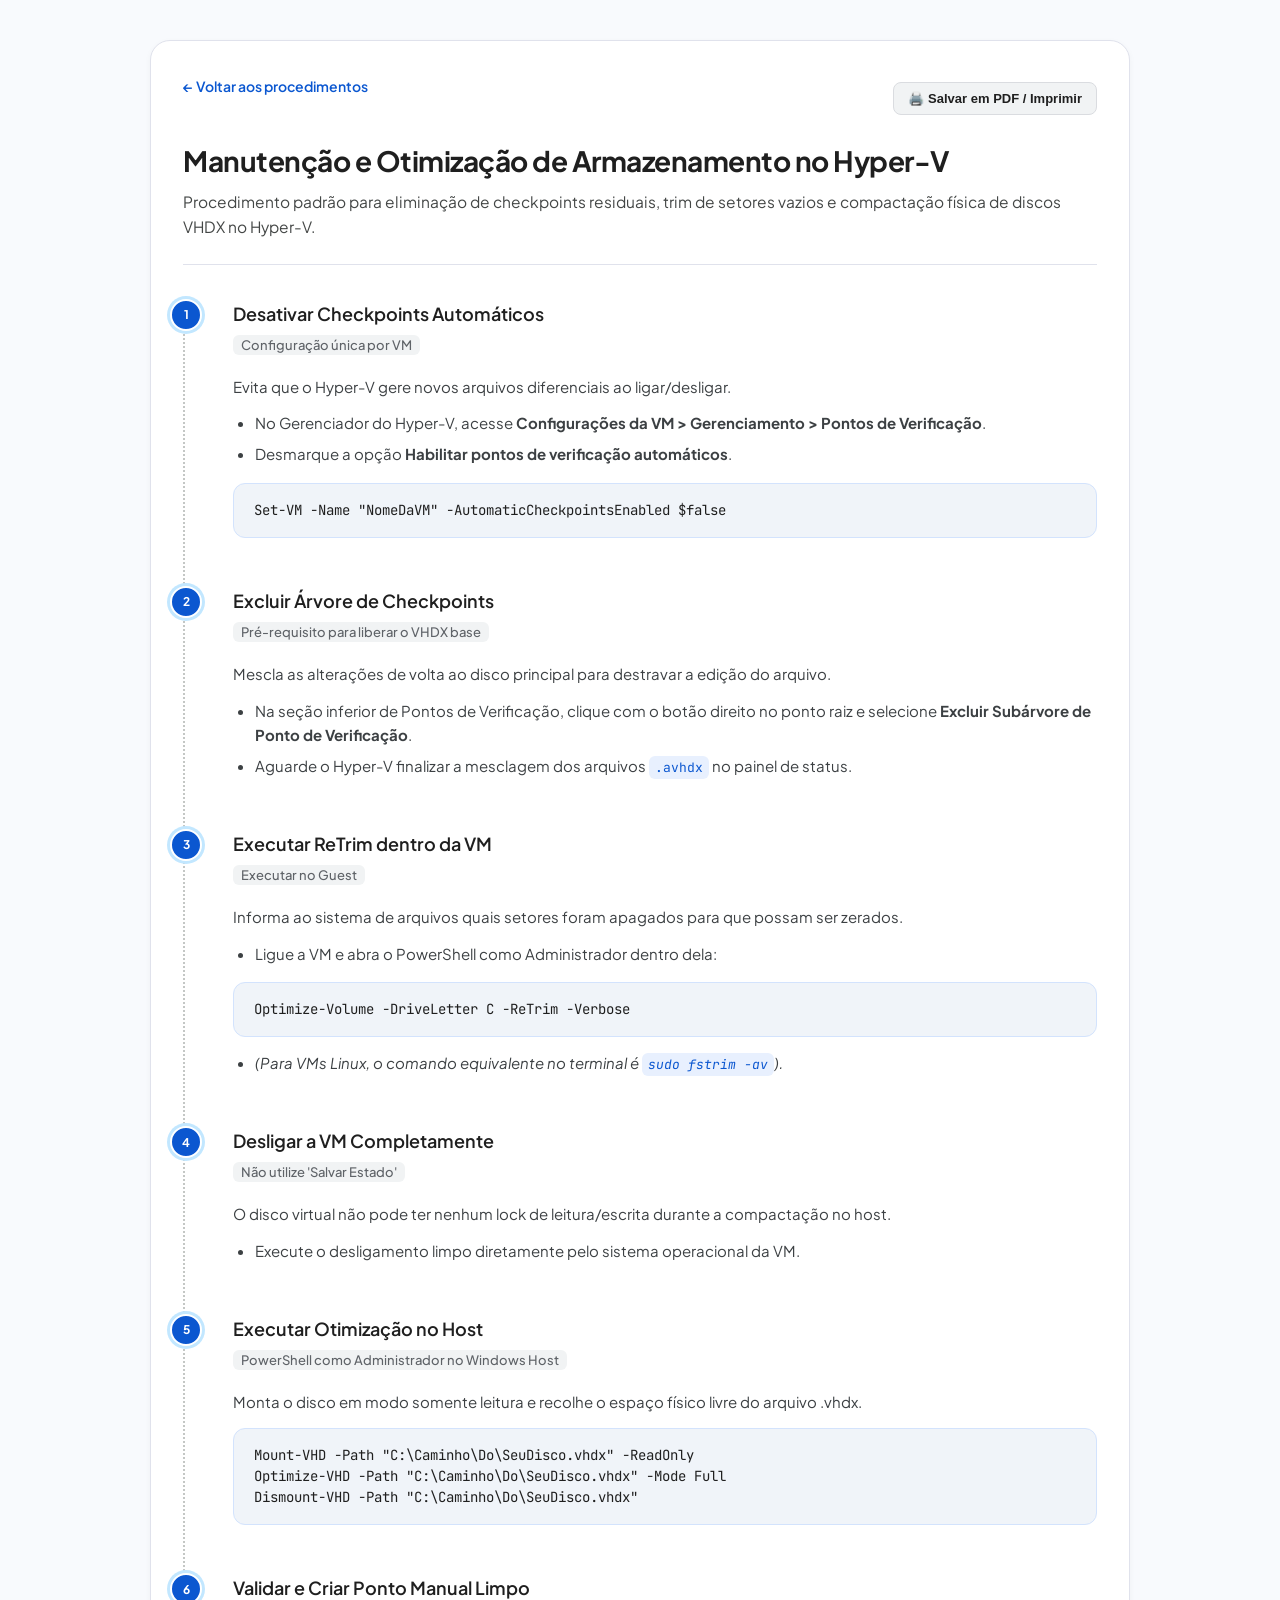
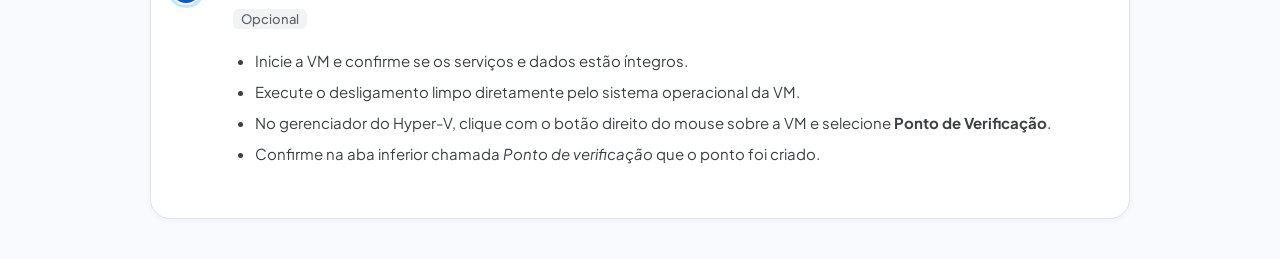
<file: hyper-v/manutencao-armazenamento.html>
<!DOCTYPE html>
<html lang="pt-BR">
<head>
  <meta charset="UTF-8">
  <meta name="viewport" content="width=device-width, initial-scale=1.0">
  <title>Manutenção e Otimização de Armazenamento no Hyper-V</title>
  <link rel="stylesheet" href="../css/style.css">
</head>
<body>

<!-- Rodapé repetido em todas as páginas impressas -->
<div class="print-footer-all">
    <span><strong>Elaborado por:</strong> Gustavo Vieira Ermelino &bull; e-mail: g3gustavo@gmail.com</span>
</div>

<div class="container">
<!-- Retorno ao Menu e Salvar/Imprimir-->
  <div class="doc-actions">
      <a href="../index.html" class="nav-back">← Voltar aos procedimentos</a>
      <button onclick="window.print()" class="btn-print">🖨️ Salvar em PDF / Imprimir</button>
  </div>

  <header class="doc-header">
    <h1>Manutenção e Otimização de Armazenamento no Hyper-V</h1>
    <p>Procedimento padrão para eliminação de checkpoints residuais, trim de setores vazios e compactação física de discos VHDX no Hyper-V.</p>
  </header>

  <main class="stepper">

    <div class="step">
      <h3>Desativar Checkpoints Automáticos</h3>
      <span class="step-subtitle">Configuração única por VM</span>
      <p>Evita que o Hyper-V gere novos arquivos diferenciais ao ligar/desligar.</p>
      <ul>
        <li>No Gerenciador do Hyper-V, acesse <strong>Configurações da VM > Gerenciamento > Pontos de Verificação</strong>.</li>
        <li>Desmarque a opção <strong>Habilitar pontos de verificação automáticos</strong>.</li>
      </ul>
      <pre><code>Set-VM -Name "NomeDaVM" -AutomaticCheckpointsEnabled $false</code></pre>
    </div>

    <div class="step">
      <h3>Excluir Árvore de Checkpoints</h3>
      <span class="step-subtitle">Pré-requisito para liberar o VHDX base</span>
      <p>Mescla as alterações de volta ao disco principal para destravar a edição do arquivo.</p>
      <ul>
        <li>Na seção inferior de Pontos de Verificação, clique com o botão direito no ponto raiz e selecione <strong>Excluir Subárvore de Ponto de Verificação</strong>.</li>
        <li>Aguarde o Hyper-V finalizar a mesclagem dos arquivos <code>.avhdx</code> no painel de status.</li>
      </ul>
    </div>

    <div class="step">
      <h3>Executar ReTrim dentro da VM</h3>
      <span class="step-subtitle">Executar no Guest</span>
      <p>Informa ao sistema de arquivos quais setores foram apagados para que possam ser zerados.</p>
      <ul>
        <li>Ligue a VM e abra o PowerShell como Administrador dentro dela:</li>
      </ul>
      <pre><code>Optimize-Volume -DriveLetter C -ReTrim -Verbose</code></pre>
      <ul>
        <li><em>(Para VMs Linux, o comando equivalente no terminal é <code>sudo fstrim -av</code>).</em></li>
      </ul>
    </div>

    <div class="step">
      <h3>Desligar a VM Completamente</h3>
      <span class="step-subtitle">Não utilize 'Salvar Estado'</span>
      <p>O disco virtual não pode ter nenhum lock de leitura/escrita durante a compactação no host.</p>
      <ul>
        <li>Execute o desligamento limpo diretamente pelo sistema operacional da VM.</li>
      </ul>
    </div>

    <div class="step">
      <h3>Executar Otimização no Host</h3>
      <span class="step-subtitle">PowerShell como Administrador no Windows Host</span>
      <p>Monta o disco em modo somente leitura e recolhe o espaço físico livre do arquivo .vhdx.</p>
      <pre><code>Mount-VHD -Path "C:\Caminho\Do\SeuDisco.vhdx" -ReadOnly
Optimize-VHD -Path "C:\Caminho\Do\SeuDisco.vhdx" -Mode Full
Dismount-VHD -Path "C:\Caminho\Do\SeuDisco.vhdx"</code></pre>
    </div>

    <div class="step-last">
      <h3>Validar e Criar Ponto Manual Limpo</h3>
      <span class="step-subtitle">Opcional</span>
      <ul>
        <li>Inicie a VM e confirme se os serviços e dados estão íntegros.</li>
        <li>Execute o desligamento limpo diretamente pelo sistema operacional da VM.</li>
        <li>No gerenciador do Hyper-V, clique com o botão direito do mouse sobre a VM e selecione <strong>Ponto de Verificação</strong>.</li>
        <li>Confirme na aba inferior chamada <em>Ponto de verificação</em> que o ponto foi criado.</li>
      </ul>
    </div>

  </main>
</div>

</body>
</html>
</file>
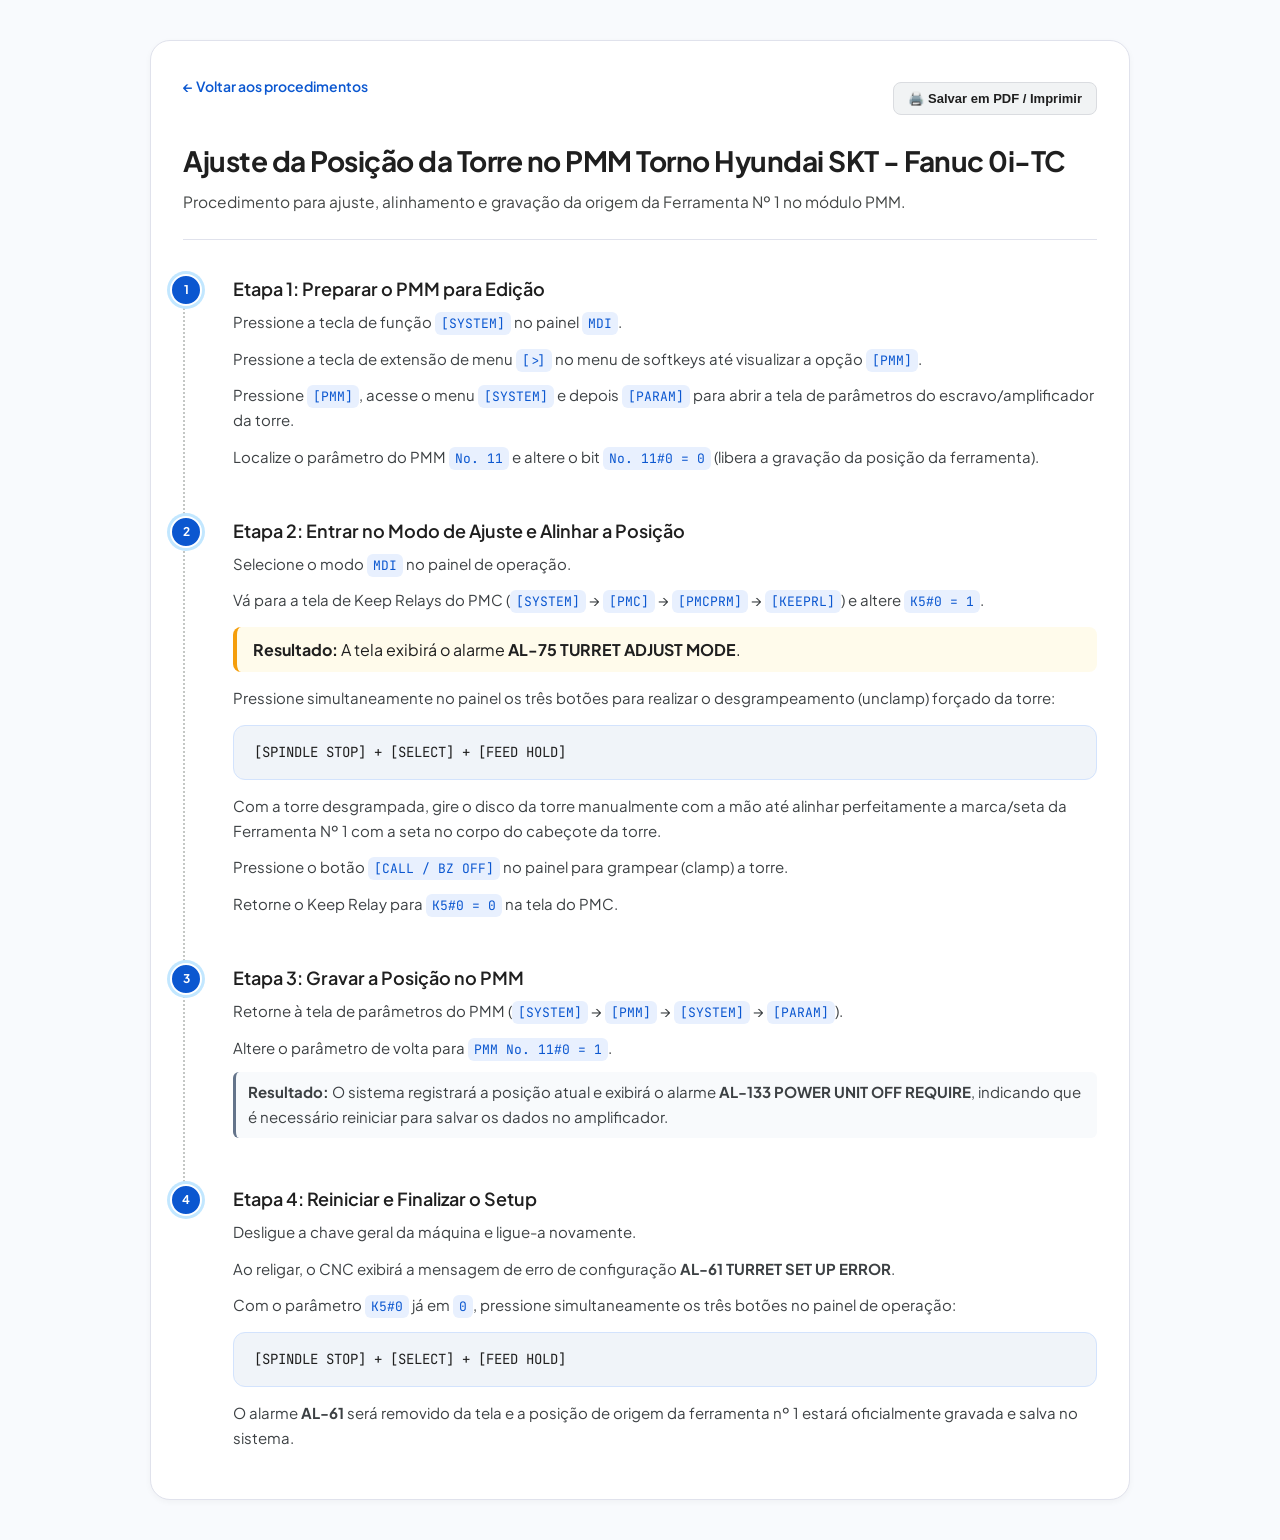
<file: hyundai/torno_skt_ajuste_posicao_zero_torre.html>
<!DOCTYPE html>
<html lang="pt-BR">
<head>
    <meta charset="UTF-8">
    <meta name="viewport" content="width=device-width, initial-scale=1.0">
    <title>Ajuste da Posição da Torre no PMM Torno Hyundai SKT - Fanuc 0i-TC</title>
    <link rel="stylesheet" href="../css/style.css">
</head>
<body>
    <div class="print-footer-all"><span><strong>Elaborado por:</strong> Gustavo Vieira Ermelino &bull; e-mail: g3gustavo@gmail.com</span></div>
    
    <div class="container">
        <div class="doc-actions">
            <a href="../index.html" class="nav-back">← Voltar aos procedimentos</a>
            <button onclick="window.print()" class="btn-print">🖨️ Salvar em PDF / Imprimir</button>
        </div>
        
        <header class="doc-header">
            <h1>Ajuste da Posição da Torre no PMM Torno Hyundai SKT - Fanuc 0i-TC</h1>
            <p class="subtitle">Procedimento para ajuste, alinhamento e gravação da origem da Ferramenta Nº 1 no módulo PMM.</p>
        </header>
        
        <main class="stepper">
            
            <div class="step">
                <h3>Etapa 1: Preparar o PMM para Edição</h3>
                <p>Pressione a tecla de função <code>[SYSTEM]</code> no painel <code>MDI</code>.</p>
                <p>Pressione a tecla de extensão de menu <code>[&gt;]</code> no menu de softkeys até visualizar a opção <code>[PMM]</code>.</p>
                <p>Pressione <code>[PMM]</code>, acesse o menu <code>[SYSTEM]</code> e depois <code>[PARAM]</code> para abrir a tela de parâmetros do escravo/amplificador da torre.</p>
                <p>Localize o parâmetro do PMM <code>No. 11</code> e altere o bit <code>No. 11#0 = 0</code> (libera a gravação da posição da ferramenta).</p>
            </div>
            
            <div class="step">
                <h3>Etapa 2: Entrar no Modo de Ajuste e Alinhar a Posição</h3>
                <p>Selecione o modo <code>MDI</code> no painel de operação.</p>
                <p>Vá para a tela de Keep Relays do PMC (<code>[SYSTEM]</code> &rarr; <code>[PMC]</code> &rarr; <code>[PMCPRM]</code> &rarr; <code>[KEEPRL]</code>) e altere <code>K5#0 = 1</code>.</p>
                <div class="callout warning"><strong>Resultado:</strong> A tela exibirá o alarme <strong>AL-75 TURRET ADJUST MODE</strong>.</div>
                <p>Pressione simultaneamente no painel os três botões para realizar o desgrampeamento (unclamp) forçado da torre:</p>
                <pre><code>[SPINDLE STOP] + [SELECT] + [FEED HOLD]</code></pre>
                <p>Com a torre desgrampada, gire o disco da torre manualmente com a mão até alinhar perfeitamente a marca/seta da Ferramenta Nº 1 com a seta no corpo do cabeçote da torre.</p>
                <p>Pressione o botão <code>[CALL / BZ OFF]</code> no painel para grampear (clamp) a torre.</p>
                <p>Retorne o Keep Relay para <code>K5#0 = 0</code> na tela do PMC.</p>
            </div>
            
            <div class="step">
                <h3>Etapa 3: Gravar a Posição no PMM</h3>
                <p>Retorne à tela de parâmetros do PMM (<code>[SYSTEM]</code> &rarr; <code>[PMM]</code> &rarr; <code>[SYSTEM]</code> &rarr; <code>[PARAM]</code>).</p>
                <p>Altere o parâmetro de volta para <code>PMM No. 11#0 = 1</code>.</p>
                <p class="info-note"><strong>Resultado:</strong> O sistema registrará a posição atual e exibirá o alarme <strong>AL-133 POWER UNIT OFF REQUIRE</strong>, indicando que é necessário reiniciar para salvar os dados no amplificador.</p>
            </div>
            
            <div class="step step-last">
                <h3>Etapa 4: Reiniciar e Finalizar o Setup</h3>
                <p>Desligue a chave geral da máquina e ligue-a novamente.</p>
                <p>Ao religar, o CNC exibirá a mensagem de erro de configuração <strong>AL-61 TURRET SET UP ERROR</strong>.</p>
                <p>Com o parâmetro <code>K5#0</code> já em <code>0</code>, pressione simultaneamente os três botões no painel de operação:</p>
                <pre><code>[SPINDLE STOP] + [SELECT] + [FEED HOLD]</code></pre>
                <p>O alarme <strong>AL-61</strong> será removido da tela e a posição de origem da ferramenta nº 1 estará oficialmente gravada e salva no sistema.</p>
            </div>
            
        </main>
    </div>
</body>
</html>
</file>
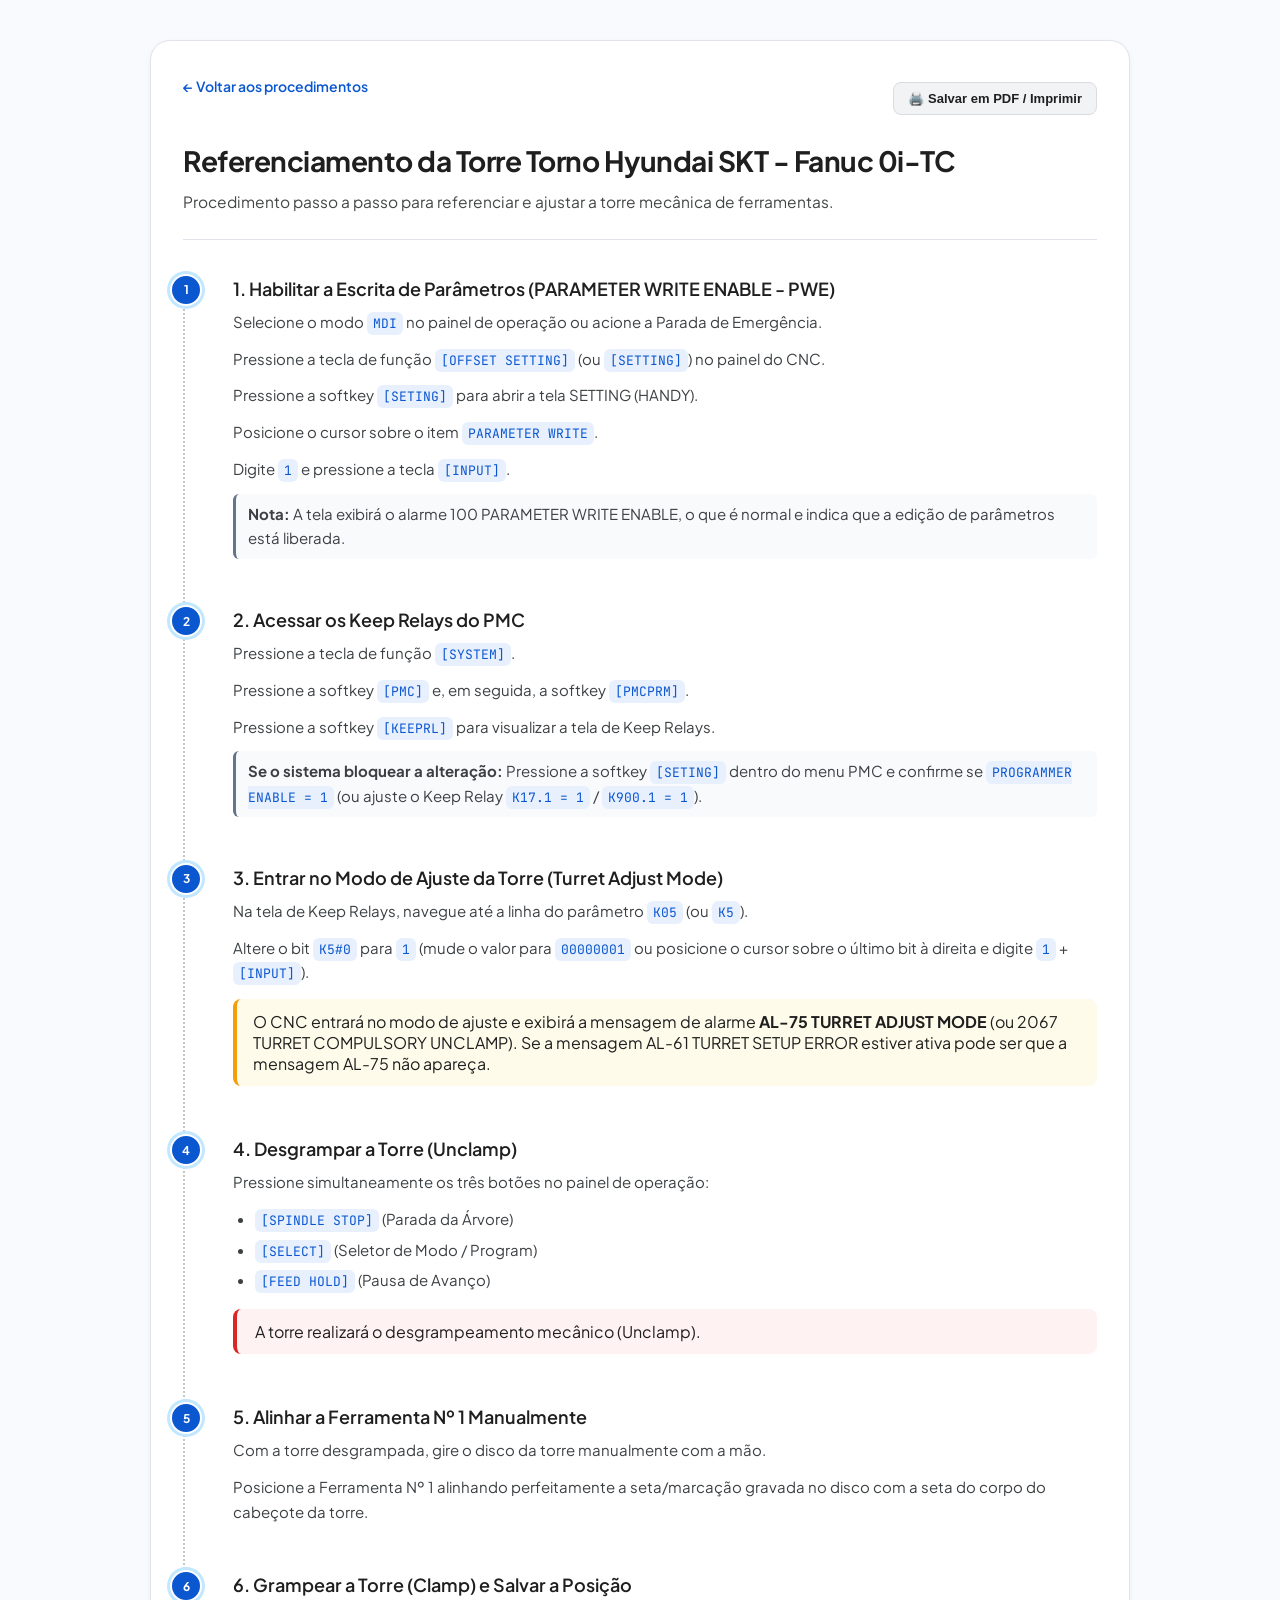
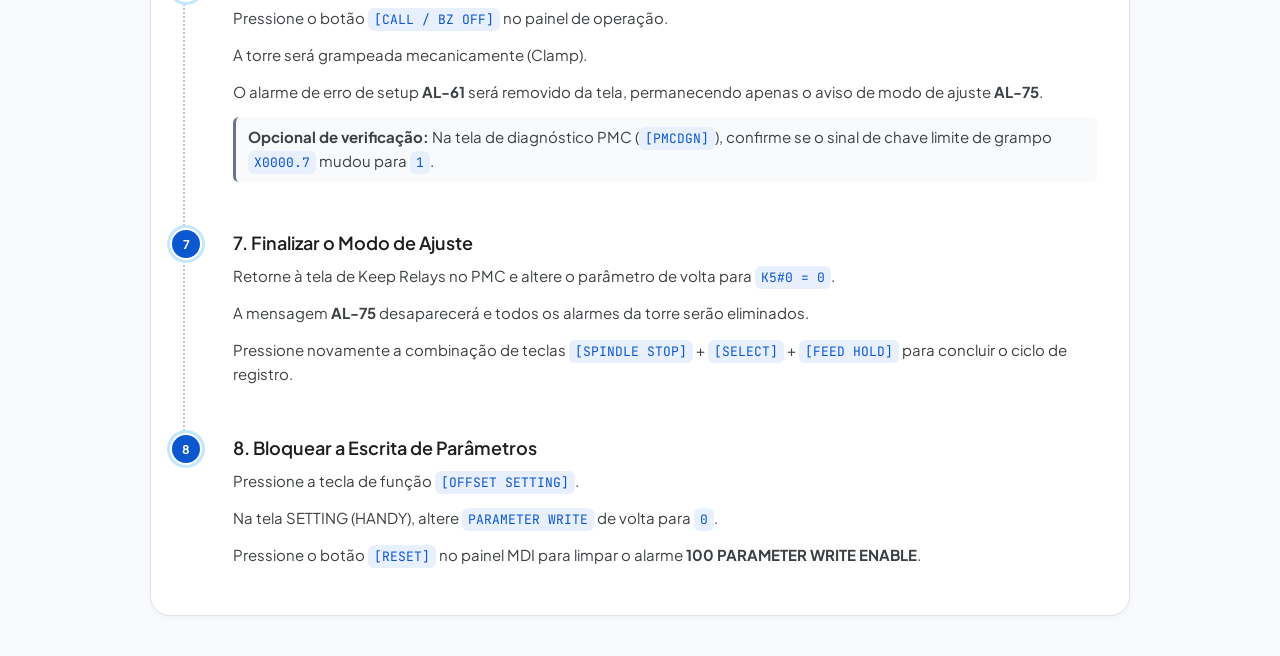
<file: hyundai/torno_skt_home_position_torre.html>
<!DOCTYPE html>
<html lang="pt-BR">
<head>
    <meta charset="UTF-8">
    <meta name="viewport" content="width=device-width, initial-scale=1.0">
    <title>Referenciamento da Torre Torno Hyundai SKT - Fanuc 0i-TC</title>
    <link rel="stylesheet" href="../css/style.css">
</head>
<body>
    <div class="print-footer-all">
        <span><strong>Elaborado por:</strong> Gustavo Vieira Ermelino &bull; e-mail: g3gustavo@gmail.com</span>
    </div>
    
    <div class="container">
        <div class="doc-actions">
            <a href="../index.html" class="nav-back">← Voltar aos procedimentos</a>
            <button onclick="window.print()" class="btn-print">🖨️ Salvar em PDF / Imprimir</button>
        </div>
        
        <header class="doc-header">
            <h1>Referenciamento da Torre Torno Hyundai SKT - Fanuc 0i-TC</h1>
            <p class="subtitle">Procedimento passo a passo para referenciar e ajustar a torre mecânica de ferramentas.</p>
        </header>
        
        <main class="stepper">
            
            <div class="step">
                <h3>1. Habilitar a Escrita de Parâmetros (PARAMETER WRITE ENABLE - PWE)</h3>
                <p>Selecione o modo <code>MDI</code> no painel de operação ou acione a Parada de Emergência.</p>
                <p>Pressione a tecla de função <code>[OFFSET SETTING]</code> (ou <code>[SETTING]</code>) no painel do CNC.</p>
                <p>Pressione a softkey <code>[SETING]</code> para abrir a tela SETTING (HANDY).</p>
                <p>Posicione o cursor sobre o item <code>PARAMETER WRITE</code>.</p>
                <p>Digite <code>1</code> e pressione a tecla <code>[INPUT]</code>.</p>
                <p class="info-note"><strong>Nota:</strong> A tela exibirá o alarme 100 PARAMETER WRITE ENABLE, o que é normal e indica que a edição de parâmetros está liberada.</p>
            </div>
            
            <div class="step">
                <h3>2. Acessar os Keep Relays do PMC</h3>
                <p>Pressione a tecla de função <code>[SYSTEM]</code>.</p>
                <p>Pressione a softkey <code>[PMC]</code> e, em seguida, a softkey <code>[PMCPRM]</code>.</p>
                <p>Pressione a softkey <code>[KEEPRL]</code> para visualizar a tela de Keep Relays.</p>
                <p class="info-note"><strong>Se o sistema bloquear a alteração:</strong> Pressione a softkey <code>[SETING]</code> dentro do menu PMC e confirme se <code>PROGRAMMER ENABLE = 1</code> (ou ajuste o Keep Relay <code>K17.1 = 1</code> / <code>K900.1 = 1</code>).</p>
            </div>
            
            <div class="step">
                <h3>3. Entrar no Modo de Ajuste da Torre (Turret Adjust Mode)</h3>
                <p>Na tela de Keep Relays, navegue até a linha do parâmetro <code>K05</code> (ou <code>K5</code>).</p>
                <p>Altere o bit <code>K5#0</code> para <code>1</code> (mude o valor para <code>00000001</code> ou posicione o cursor sobre o último bit à direita e digite <code>1</code> + <code>[INPUT]</code>).</p>
                <div class="callout warning">O CNC entrará no modo de ajuste e exibirá a mensagem de alarme <strong>AL-75 TURRET ADJUST MODE</strong> (ou 2067 TURRET COMPULSORY UNCLAMP). Se a mensagem AL-61 TURRET SETUP ERROR estiver ativa pode ser que a mensagem AL-75 não apareça.</div>
            </div>
            
            <div class="step">
                <h3>4. Desgrampar a Torre (Unclamp)</h3>
                <p>Pressione simultaneamente os três botões no painel de operação:</p>
                <ul>
                    <li><code>[SPINDLE STOP]</code> (Parada da Árvore)</li>
                    <li><code>[SELECT]</code> (Seletor de Modo / Program)</li>
                    <li><code>[FEED HOLD]</code> (Pausa de Avanço)</li>
                </ul>
                <div class="alert-box danger">A torre realizará o desgrampeamento mecânico (Unclamp).</div>
            </div>
            
            <div class="step">
                <h3>5. Alinhar a Ferramenta Nº 1 Manualmente</h3>
                <p>Com a torre desgrampada, gire o disco da torre manualmente com a mão.</p>
                <p>Posicione a Ferramenta Nº 1 alinhando perfeitamente a seta/marcação gravada no disco com a seta do corpo do cabeçote da torre.</p>
            </div>
            
            <div class="step">
                <h3>6. Grampear a Torre (Clamp) e Salvar a Posição</h3>
                <p>Pressione o botão <code>[CALL / BZ OFF]</code> no painel de operação.</p>
                <p>A torre será grampeada mecanicamente (Clamp).</p>
                <p>O alarme de erro de setup <strong>AL-61</strong> será removido da tela, permanecendo apenas o aviso de modo de ajuste <strong>AL-75</strong>.</p>
                <p class="info-note"><strong>Opcional de verificação:</strong> Na tela de diagnóstico PMC (<code>[PMCDGN]</code>), confirme se o sinal de chave limite de grampo <code>X0000.7</code> mudou para <code>1</code>.</p>
            </div>
            
            <div class="step">
                <h3>7. Finalizar o Modo de Ajuste</h3>
                <p>Retorne à tela de Keep Relays no PMC e altere o parâmetro de volta para <code>K5#0 = 0</code>.</p>
                <p>A mensagem <strong>AL-75</strong> desaparecerá e todos os alarmes da torre serão eliminados.</p>
                <p>Pressione novamente a combinação de teclas <code>[SPINDLE STOP]</code> + <code>[SELECT]</code> + <code>[FEED HOLD]</code> para concluir o ciclo de registro.</p>
            </div>
            
            <div class="step step-last">
                <h3>8. Bloquear a Escrita de Parâmetros</h3>
                <p>Pressione a tecla de função <code>[OFFSET SETTING]</code>.</p>
                <p>Na tela SETTING (HANDY), altere <code>PARAMETER WRITE</code> de volta para <code>0</code>.</p>
                <p>Pressione o botão <code>[RESET]</code> no painel MDI para limpar o alarme <strong>100 PARAMETER WRITE ENABLE</strong>.</p>
            </div>
            
        </main>
    </div>
</body>
</html>
</file>
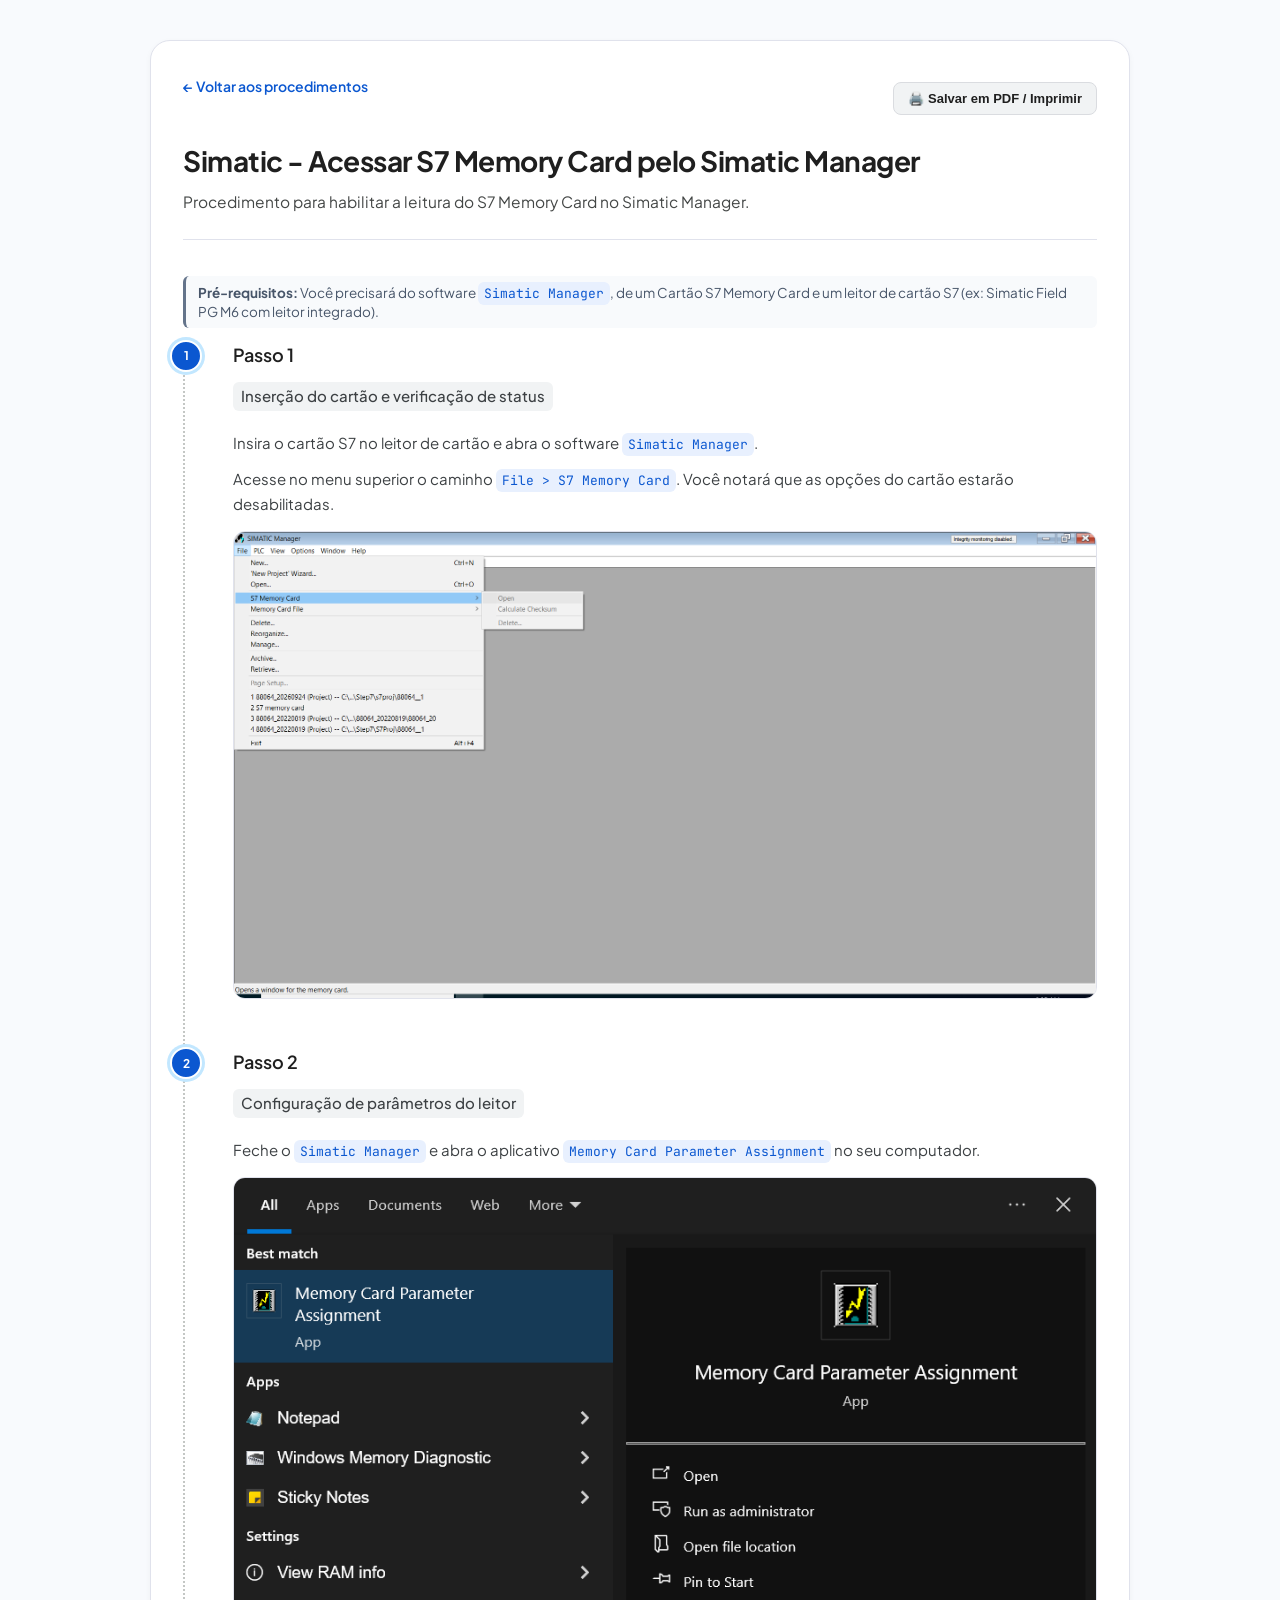
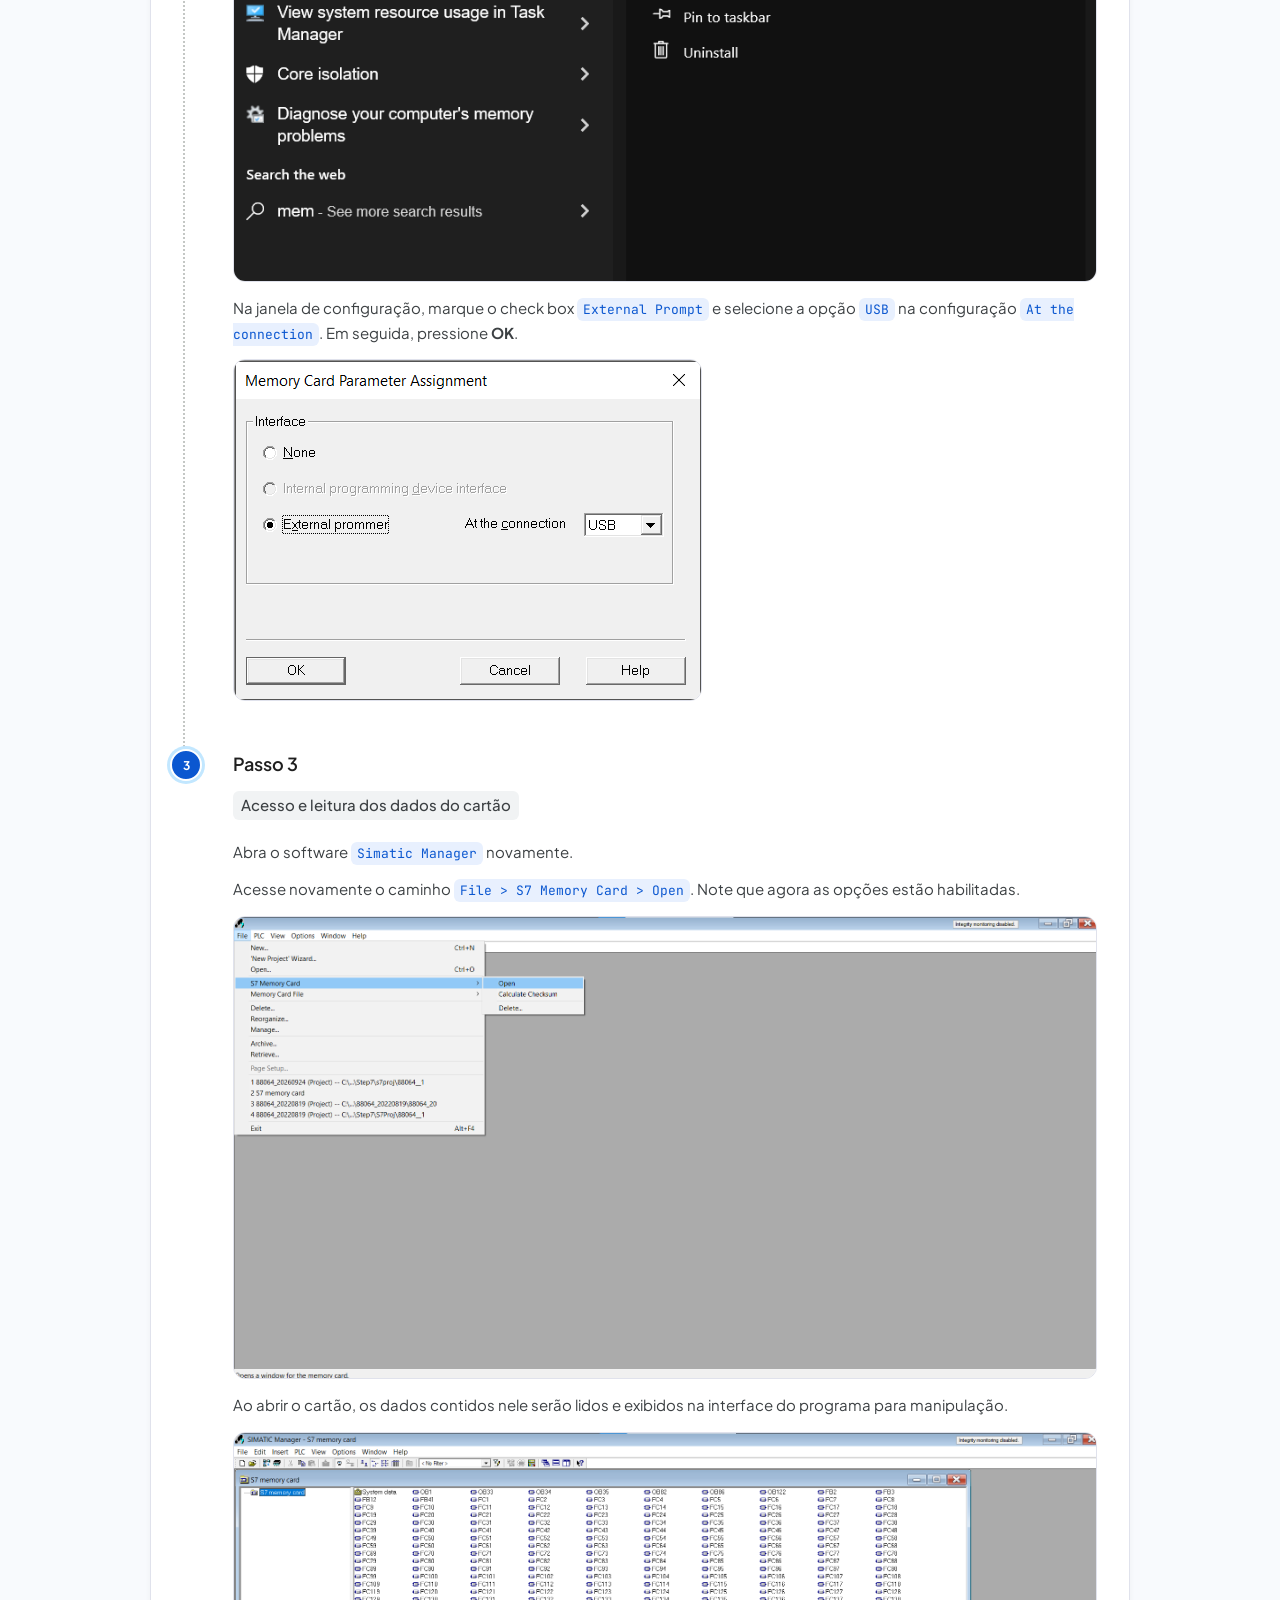
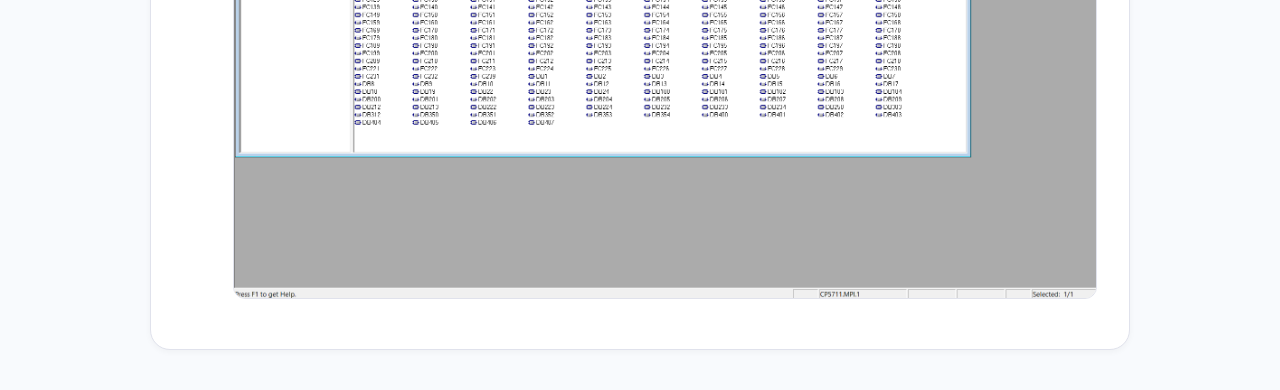
<file: siemens/access-s7-memory-card-simatic-manager.html>
<!DOCTYPE html>
<html lang="pt-BR">
<head>
    <meta charset="UTF-8">
    <meta name="viewport" content="width=device-width, initial-scale=1.0">
    <title>Simatic - Acessar S7 Memory Card pelo Simatic Manager</title>
    <link rel="stylesheet" href="../css/style.css">
</head>
<body>
    <div class="print-footer-all"><span><strong>Elaborado por:</strong> Gustavo Vieira Ermelino &bull; e-mail: g3gustavo@gmail.com</span></div>
    
    <div class="container">
        <div class="doc-actions">
            <a href="../index.html" class="nav-back">← Voltar aos procedimentos</a>
            <button onclick="window.print()" class="btn-print">🖨️ Salvar em PDF / Imprimir</button>
        </div>
        
        <header class="doc-header">
            <h1>Simatic - Acessar S7 Memory Card pelo Simatic Manager</h1>
            <p class="subtitle">Procedimento para habilitar a leitura do S7 Memory Card no Simatic Manager.</p>
        </header>

        <p class="info-note"><strong>Pré-requisitos:</strong> Você precisará do software <code>Simatic Manager</code>, de um Cartão S7 Memory Card e um leitor de cartão S7 (ex: Simatic Field PG M6 com leitor integrado).</p>

        <main class="stepper">
            <div class="step">
                <h3>Passo 1</h3>
                <p class="step-subtitle">Inserção do cartão e verificação de status</p>
                <p>Insira o cartão S7 no leitor de cartão e abra o software <code>Simatic Manager</code>.</p>
                <p>Acesse no menu superior o caminho <code>File &gt; S7 Memory Card</code>. Você notará que as opções do cartão estarão desabilitadas.</p>
                <img class="step-img" src="../assets/images/siemens/open-mmc-card-simatic-manager/s7-memory-card-desativado.PNG" alt="Opções do S7 Memory Card desabilitadas no Simatic Manager">
            </div>

            <div class="step">
                <h3>Passo 2</h3>
                <p class="step-subtitle">Configuração de parâmetros do leitor</p>
                <p>Feche o <code>Simatic Manager</code> e abra o aplicativo <code>Memory Card Parameter Assignment</code> no seu computador.</p>
                <img class="step-img" src="../assets/images/siemens/open-mmc-card-simatic-manager/open-memory-card-parameter-assingment.png" alt="Nome e ícone do aplicativo Memory Card Parameter Assignment">
                <p>Na janela de configuração, marque o check box <code>External Prompt</code> e selecione a opção <code>USB</code> na configuração <code>At the connection</code>. Em seguida, pressione <strong>OK</strong>.</p>
                <img class="step-img" src="../assets/images/siemens/open-mmc-card-simatic-manager/select-usb.png" alt="Configuração do Memory Card Parameter Assignment com External Prompt e USB selecionados">
            </div>

            <div class="step step-last">
                <h3>Passo 3</h3>
                <p class="step-subtitle">Acesso e leitura dos dados do cartão</p>
                <p>Abra o software <code>Simatic Manager</code> novamente.</p>
                <p>Acesse novamente o caminho <code>File &gt; S7 Memory Card &gt; Open</code>. Note que agora as opções estão habilitadas.</p>
                <img class="step-img" src="../assets/images/siemens/open-mmc-card-simatic-manager/s7-memory-card-ativo.png"" alt="Opções do S7 Memory Card habilitadas após configuração">
                <p>Ao abrir o cartão, os dados contidos nele serão lidos e exibidos na interface do programa para manipulação.</p>
                <img class="step-img" src="../assets/images/siemens/open-mmc-card-simatic-manager/conteudo-memory-card.png" alt="Conteúdo de um cartão aberto exibido no Simatic Manager">
            </div>
        </main>
    </div>
</body>
</html>
</file>
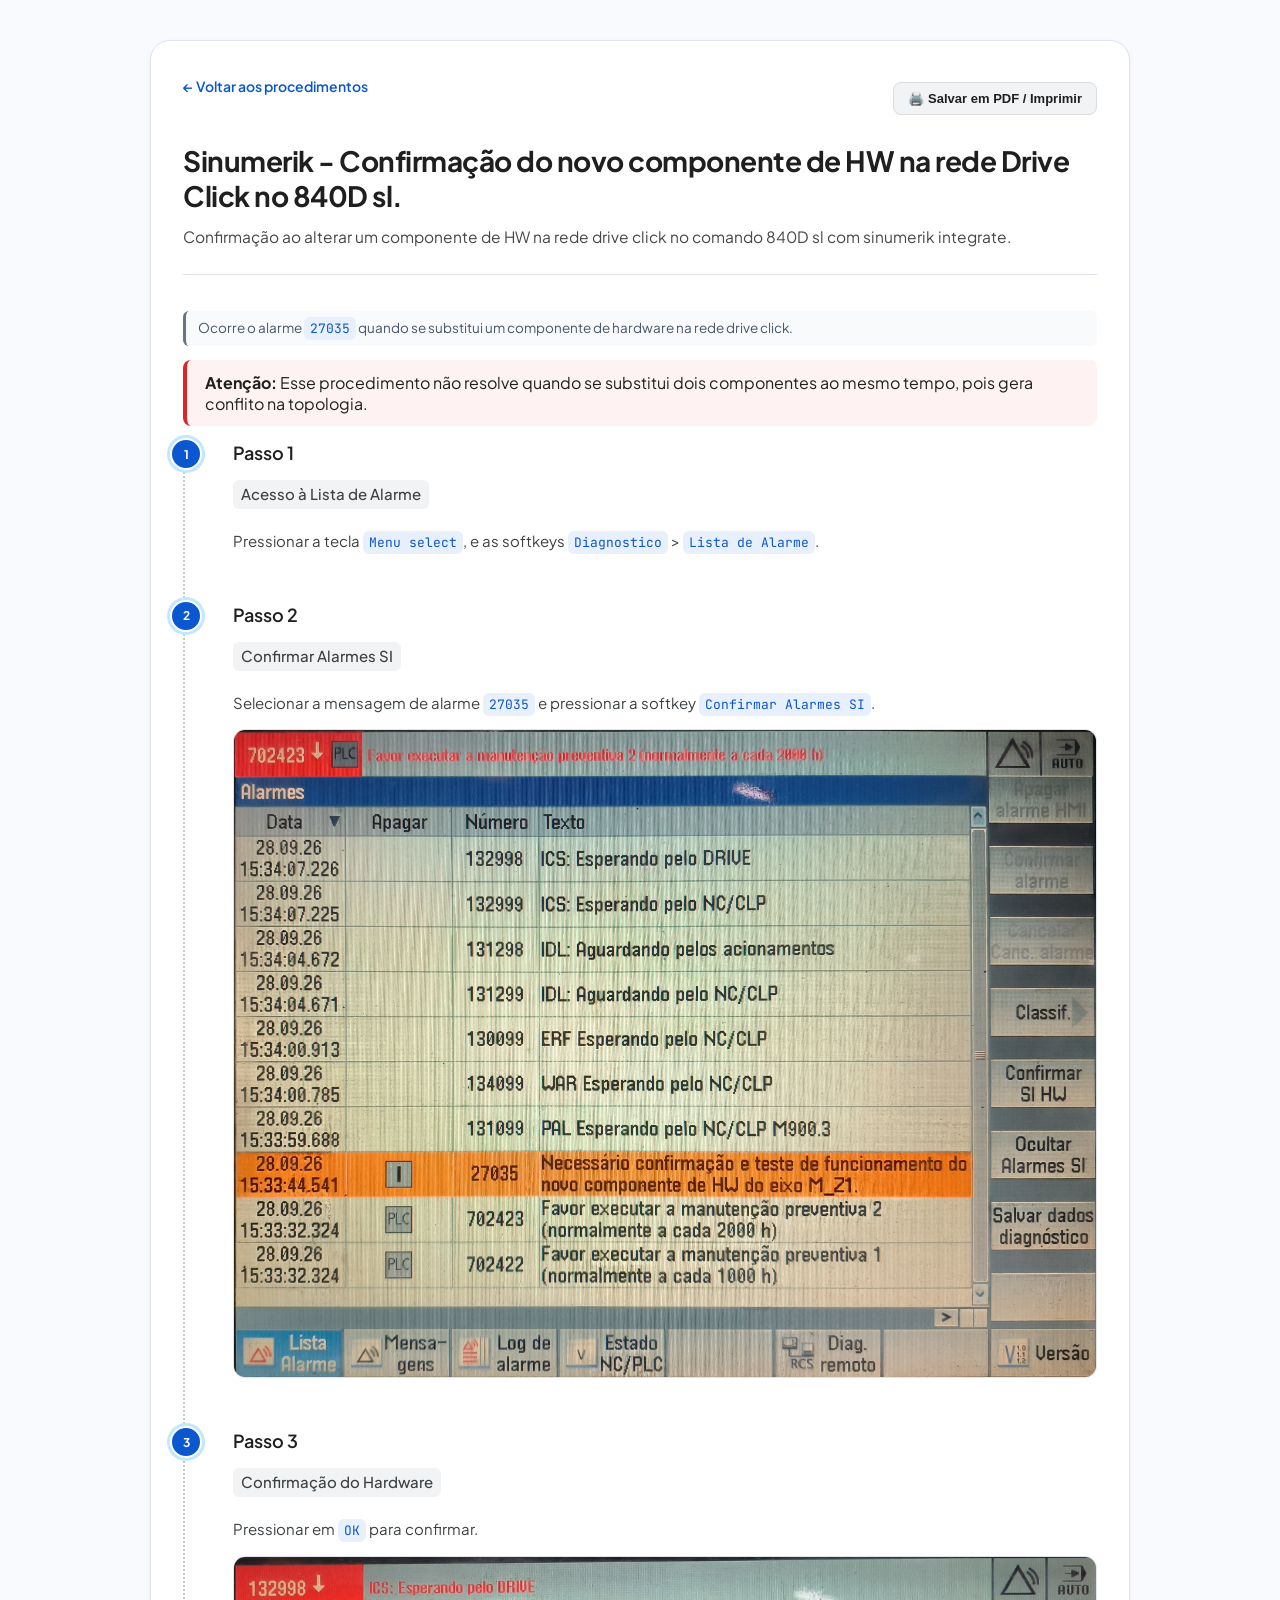
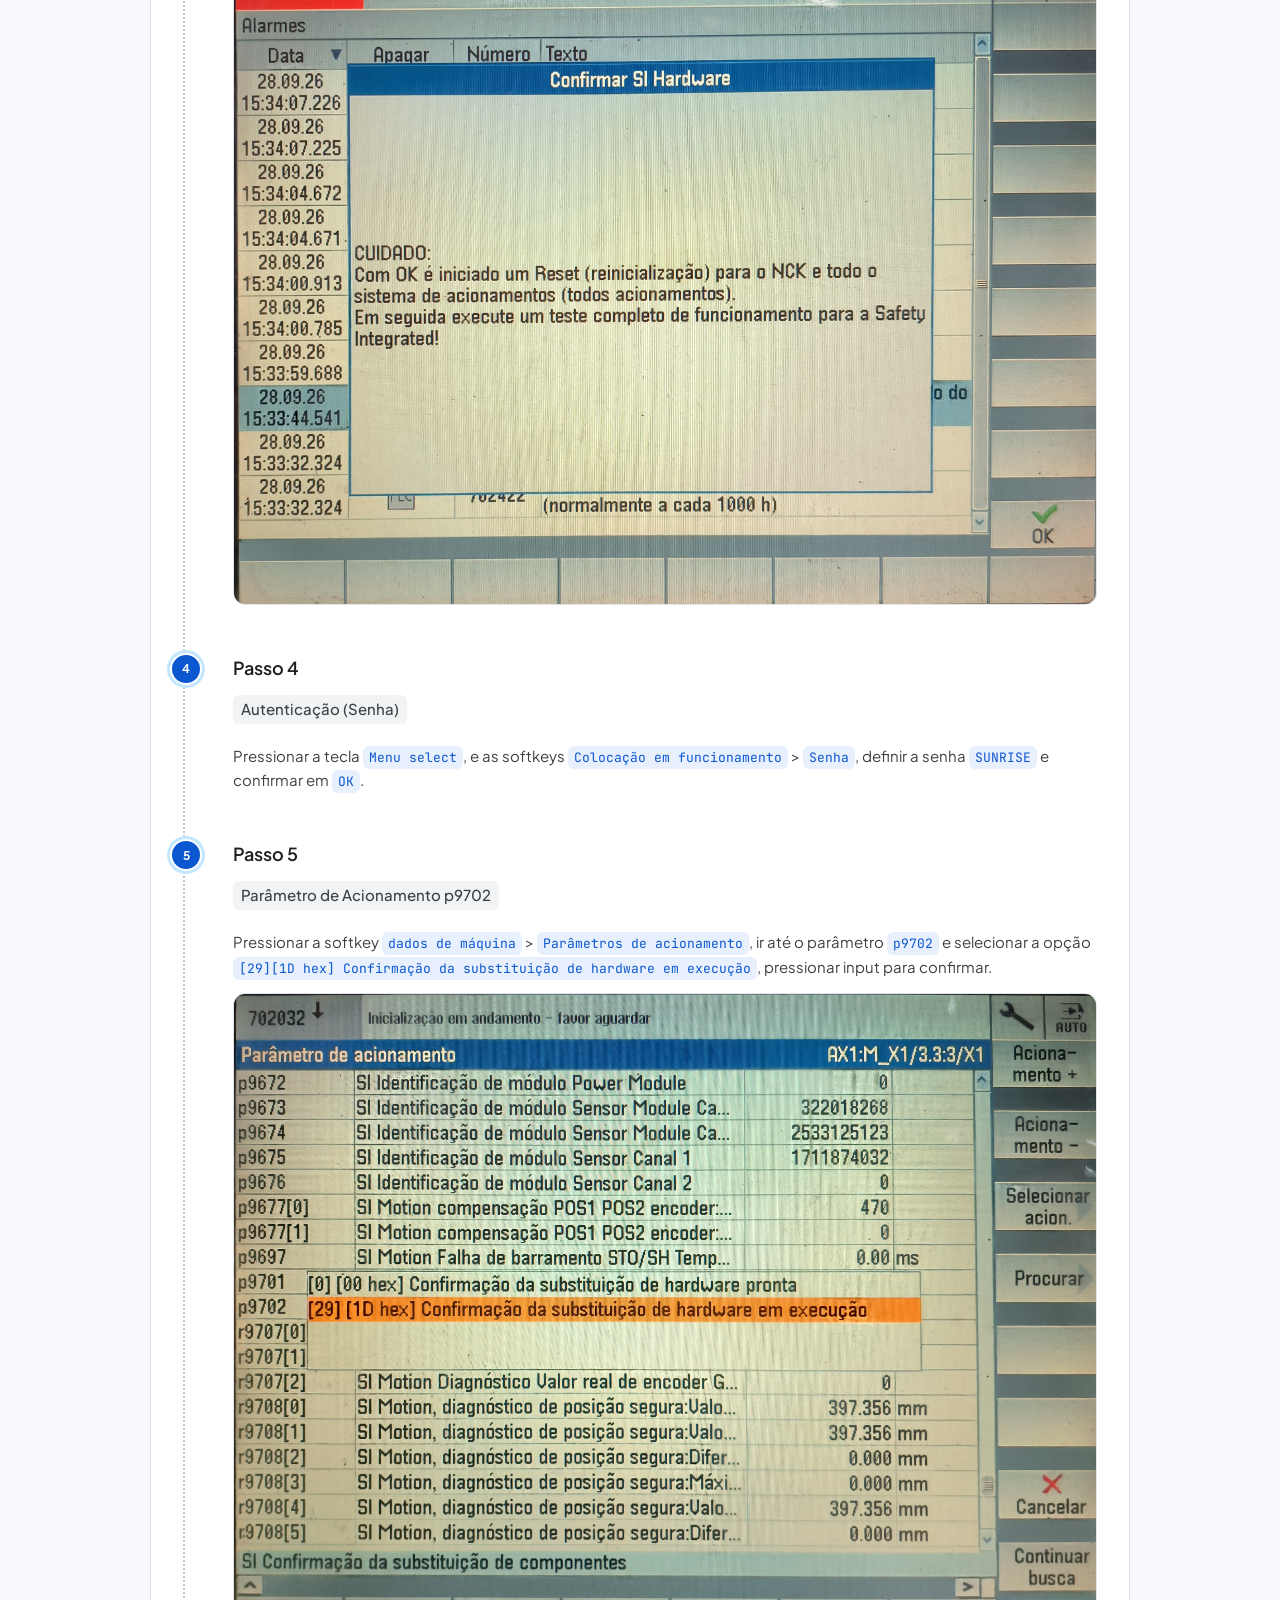
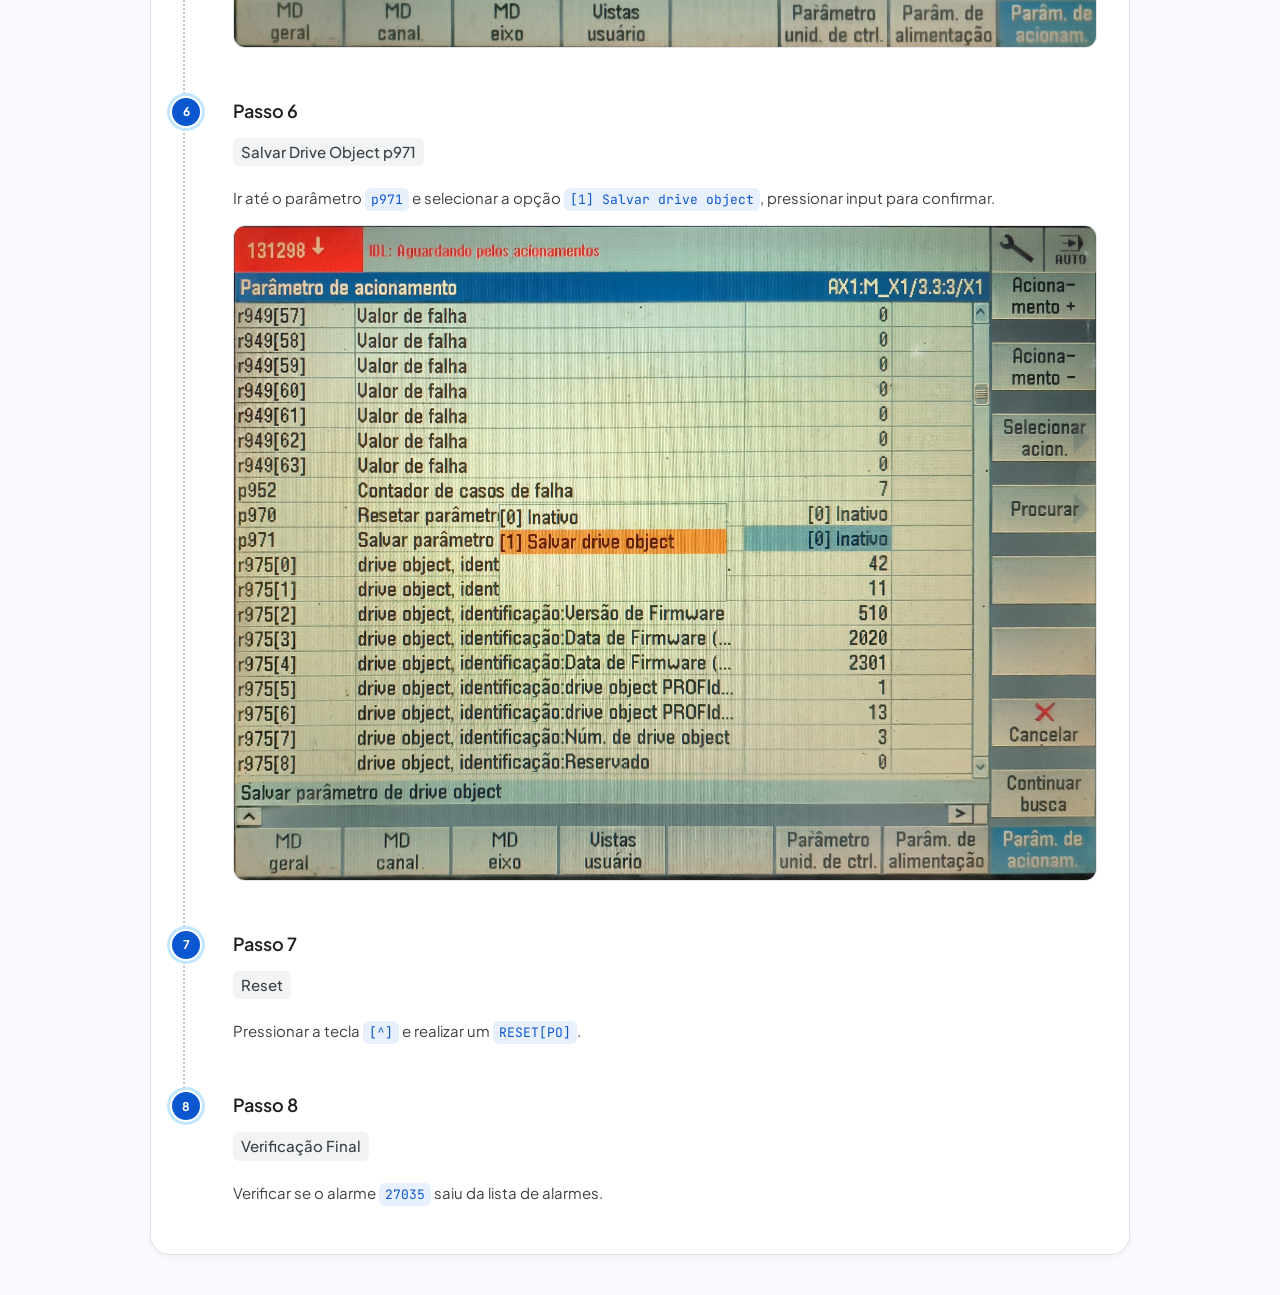
<file: siemens/confirm-new-hw-drive-click.html>
<!DOCTYPE html>
<html lang="pt-BR">
<head>
    <meta charset="UTF-8">
    <meta name="viewport" content="width=device-width, initial-scale=1.0">
    <title>Sinumerik - Confirmação do novo componente de HW na rede Drive Click no 840D sl</title>
    <link rel="stylesheet" href="../css/style.css">
</head>
<body>
    <div class="print-footer-all"><span><strong>Elaborado por:</strong> Gustavo Vieira Ermelino &bull; e-mail: g3gustavo@gmail.com</span></div>
    
    <div class="container">
        <div class="doc-actions">
            <a href="../index.html" class="nav-back">← Voltar aos procedimentos</a>
            <button onclick="window.print()" class="btn-print">🖨️ Salvar em PDF / Imprimir</button>
        </div>
        
        <header class="doc-header">
            <h1>Sinumerik - Confirmação do novo componente de HW na rede Drive Click no 840D sl.</h1>
            <p class="subtitle">Confirmação ao alterar um componente de HW na rede drive click no comando 840D sl com sinumerik integrate.</p>
        </header>

        <p class="info-note">Ocorre o alarme <code>27035</code> quando se substitui um componente de hardware na rede drive click.</p>
        
        <div class="alert-box danger">
            <strong>Atenção:</strong> Esse procedimento não resolve quando se substitui dois componentes ao mesmo tempo, pois gera conflito na topologia.
        </div>

        <main class="stepper">
            <div class="step">
                <h3>Passo 1</h3>
                <p class="step-subtitle">Acesso à Lista de Alarme</p>
                <p>Pressionar a tecla <code>Menu select</code>, e as softkeys <code>Diagnostico</code> > <code>Lista de Alarme</code>.</p>
            </div>

            <div class="step">
                <h3>Passo 2</h3>
                <p class="step-subtitle">Confirmar Alarmes SI</p>
                <p>Selecionar a mensagem de alarme <code>27035</code> e pressionar a softkey <code>Confirmar Alarmes SI</code>.</p>
                <img class="step-img" src="../assets/images/siemens/confirm-new-hw-drive-click/tela-falha.jpg" alt="Tela da lista de alarmes selecionando o alarme 27035">
            </div>

            <div class="step">
                <h3>Passo 3</h3>
                <p class="step-subtitle">Confirmação do Hardware</p>
                <p>Pressionar em <code>OK</code> para confirmar.</p>
                <img class="step-img" src="../assets/images/siemens/confirm-new-hw-drive-click/confirmacao.jpg" alt="Tela com a pergunta de confirmação de SI Hardware">
            </div>

            <div class="step">
                <h3>Passo 4</h3>
                <p class="step-subtitle">Autenticação (Senha)</p>
                <p>Pressionar a tecla <code>Menu select</code>, e as softkeys <code>Colocação em funcionamento</code> > <code>Senha</code>, definir a senha <code>SUNRISE</code> e confirmar em <code>OK</code>.</p>
            </div>

            <div class="step">
                <h3>Passo 5</h3>
                <p class="step-subtitle">Parâmetro de Acionamento p9702</p>
                <p>Pressionar a softkey <code>dados de máquina</code> > <code>Parâmetros de acionamento</code>, ir até o parâmetro <code>p9702</code> e selecionar a opção <code>[29][1D hex] Confirmação da substituição de hardware em execução</code>, pressionar input para confirmar.</p>
                <img class="step-img" src="../assets/images/siemens/confirm-new-hw-drive-click/parametro-9702.jpg" alt="Tela com o parâmetro p9702 e a opção 29 selecionada">
            </div>

            <div class="step">
                <h3>Passo 6</h3>
                <p class="step-subtitle">Salvar Drive Object p971</p>
                <p>Ir até o parâmetro <code>p971</code> e selecionar a opção <code>[1] Salvar drive object</code>, pressionar input para confirmar.</p>
                <img class="step-img" src="../assets/images/siemens/confirm-new-hw-drive-click/parametro971.jpg" alt="Tela com o parâmetro p971 com a opção 1 selecionada">
            </div>

            <div class="step">
                <h3>Passo 7</h3>
                <p class="step-subtitle">Reset</p>
                <p>Pressionar a tecla <code>[^]</code> e realizar um <code>RESET[PO]</code>.</p>
            </div>

            <div class="step step-last">
                <h3>Passo 8</h3>
                <p class="step-subtitle">Verificação Final</p>
                <p>Verificar se o alarme <code>27035</code> saiu da lista de alarmes.</p>
            </div>
        </main>
    </div>
</body>
</html>
</file>
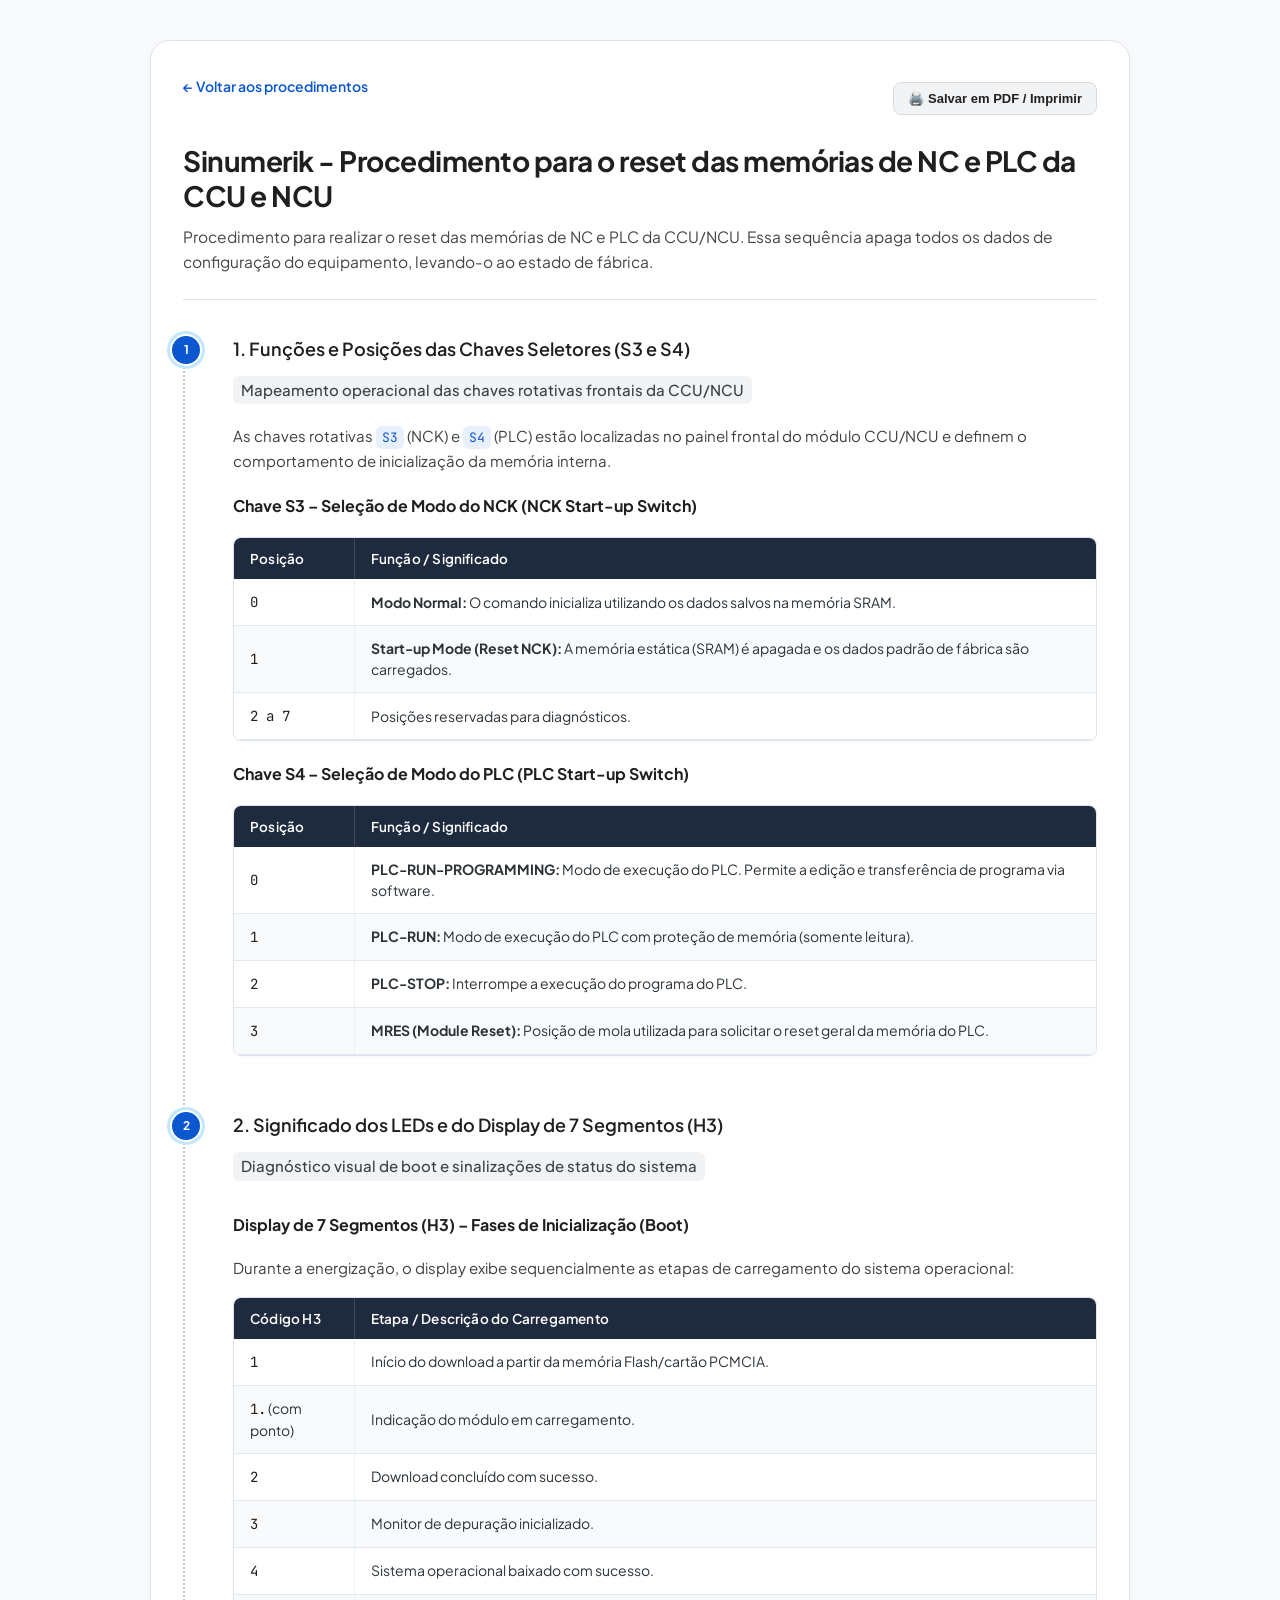
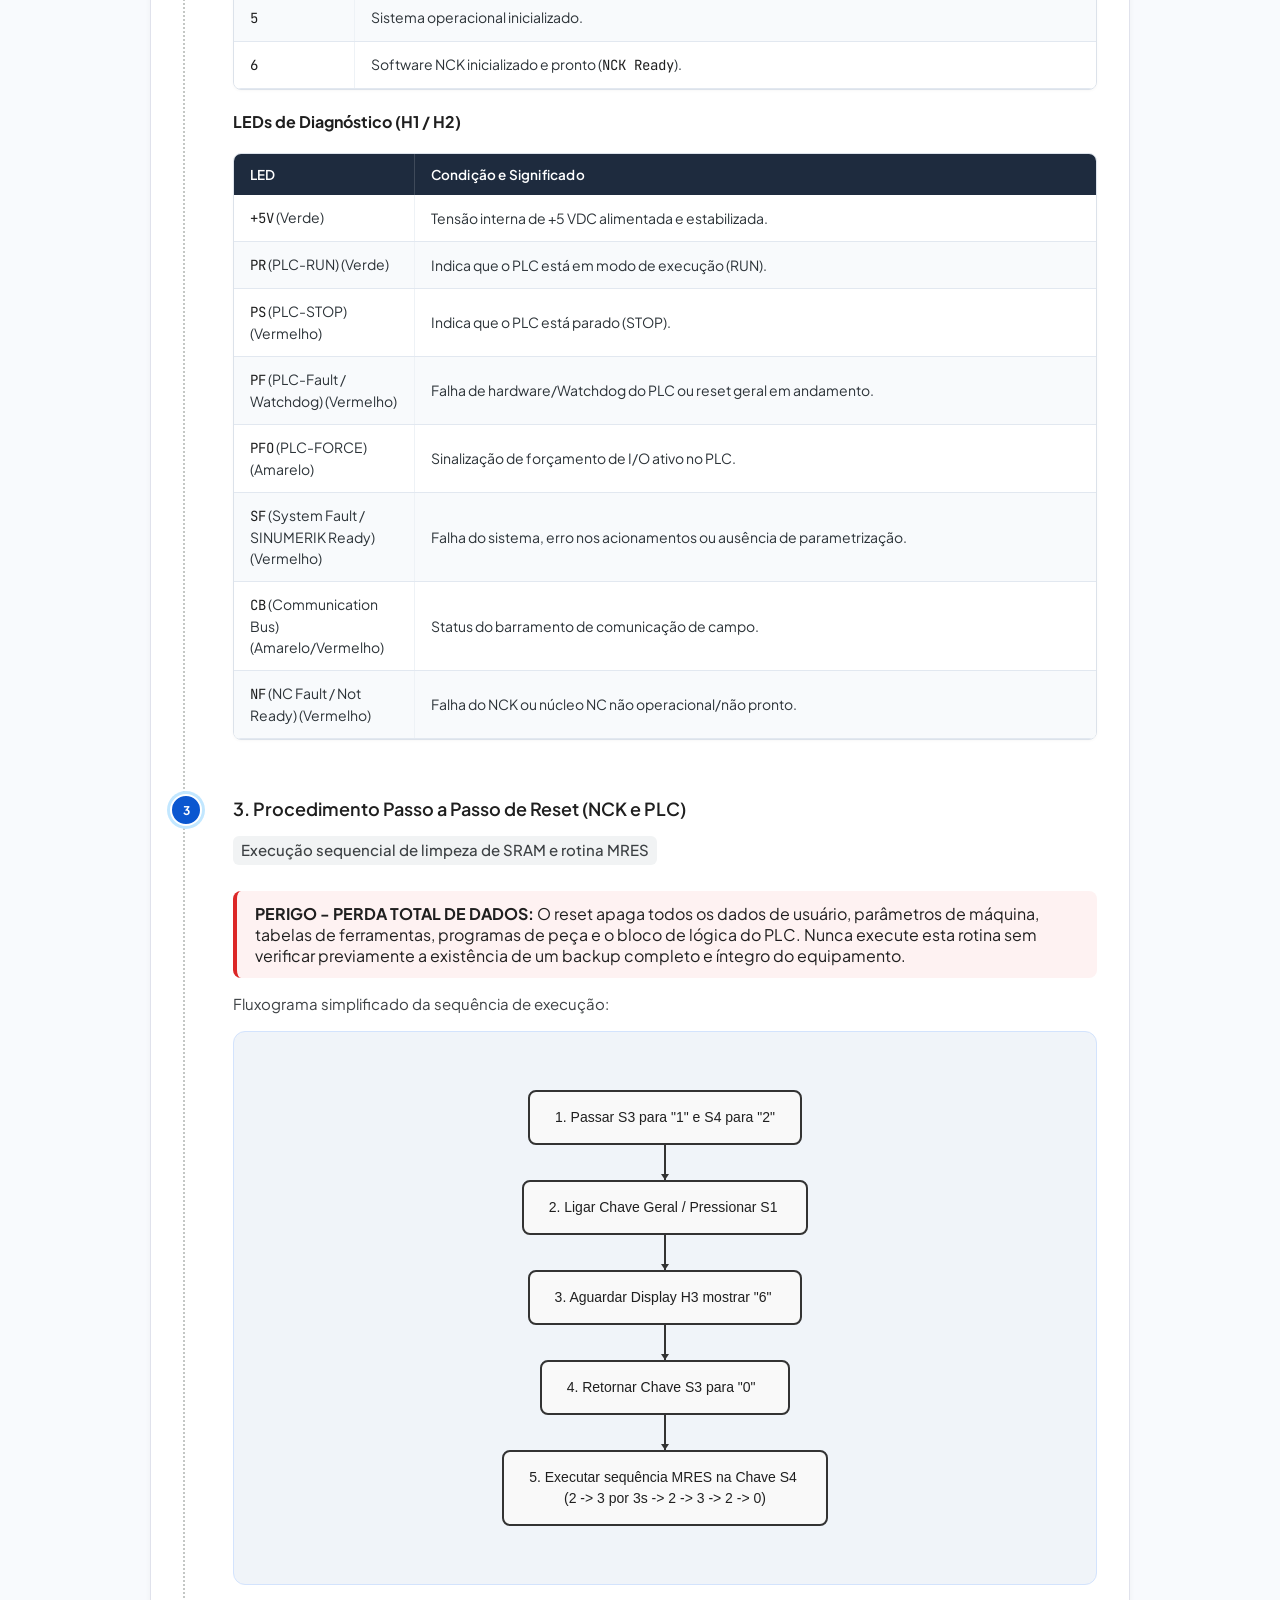
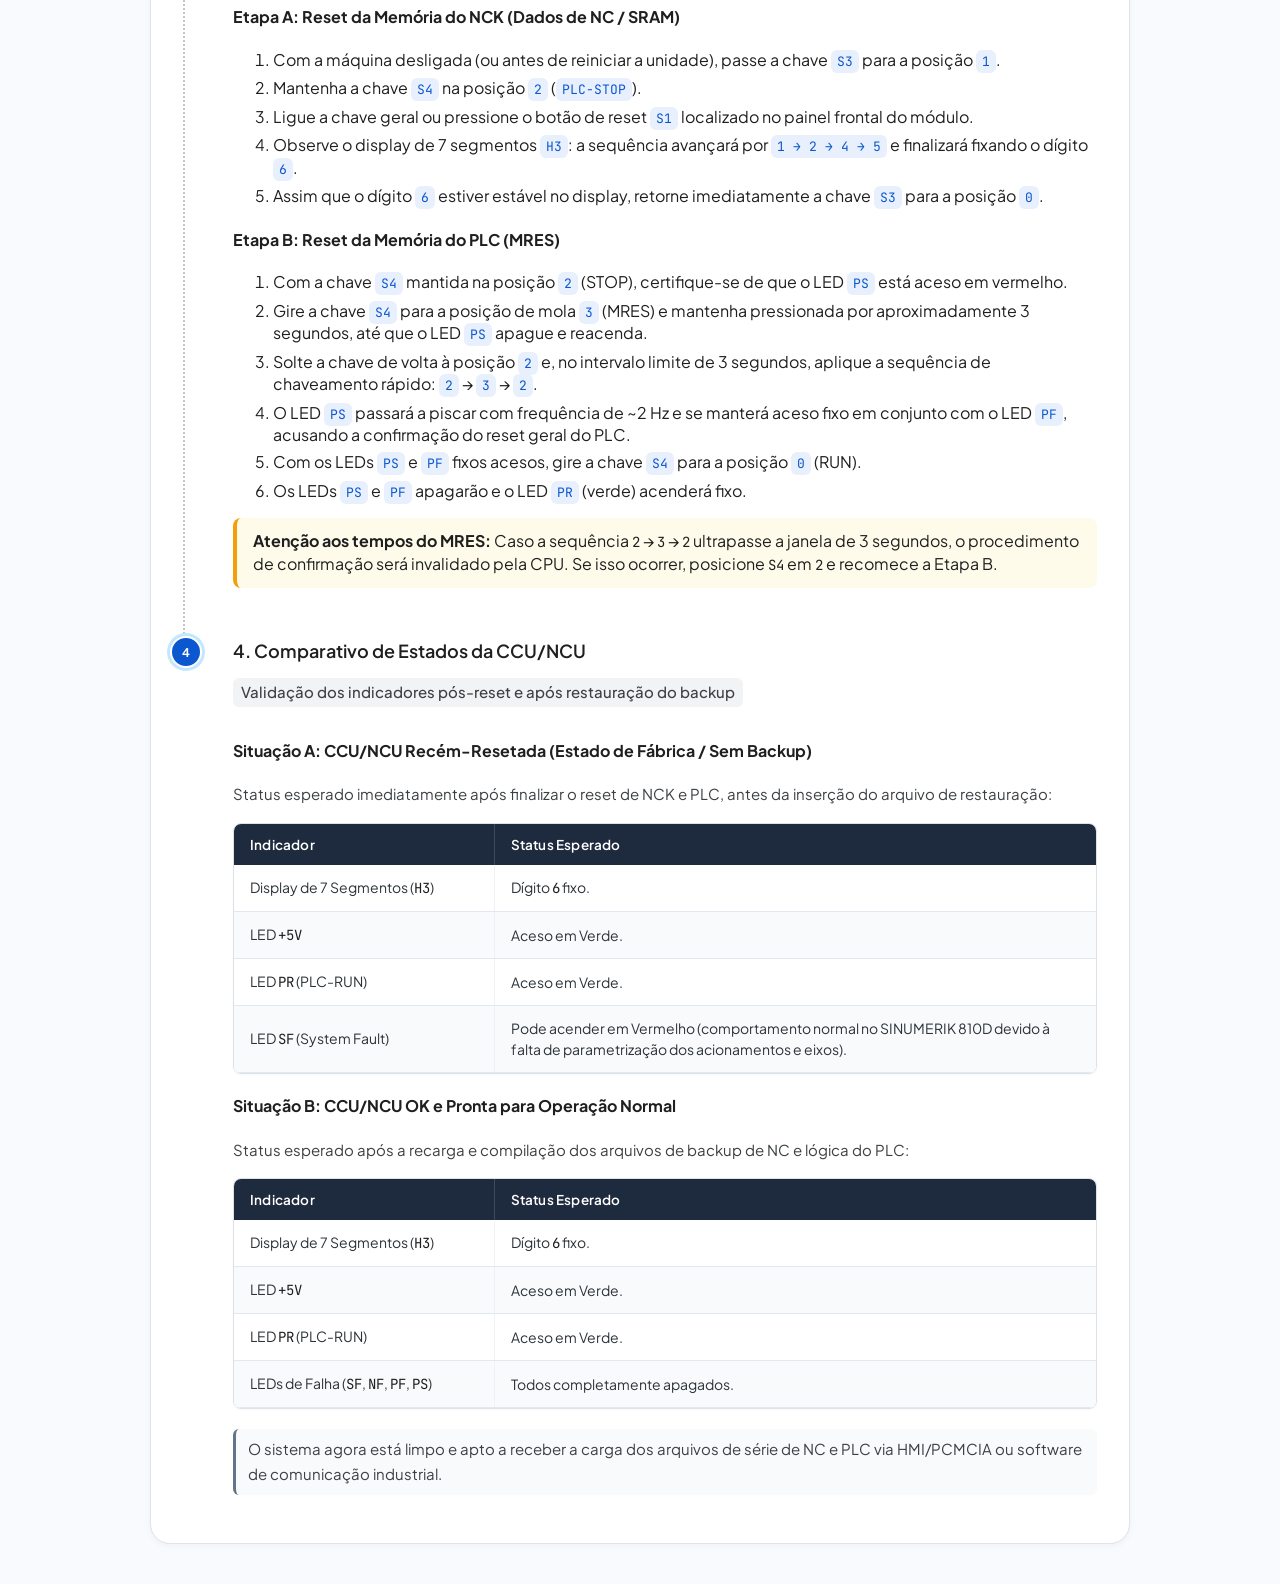
<file: siemens/reset-plc-nc-ccu-pcu.html>
<!DOCTYPE html>
<html lang="pt-BR">
<head>
    <meta charset="UTF-8">
    <meta name="viewport" content="width=device-width, initial-scale=1.0">
    <title>Sinumerik - Procedimento para o reset das memórias de NC e PLC da CCU e NCU</title>
    <link rel="stylesheet" href="../css/style.css">
</head>
<body>
    <div class="print-footer-all"><span><strong>Elaborado por:</strong> Gustavo Vieira Ermelino &bull; e-mail: g3gustavo@gmail.com</span></div>

    <div class="container">
        <div class="doc-actions">
            <a href="../index.html" class="nav-back">← Voltar aos procedimentos</a>
            <button onclick="window.print()" class="btn-print">🖨️ Salvar em PDF / Imprimir</button>
        </div>

        <header class="doc-header">
            <h1>Sinumerik - Procedimento para o reset das memórias de NC e PLC da CCU e NCU</h1>
            <p class="subtitle">Procedimento para realizar o reset das memórias de NC e PLC da CCU/NCU. Essa sequência apaga todos os dados de configuração do equipamento, levando-o ao estado de fábrica.</p>
        </header>

        <main class="stepper">
            <!-- Passo 1 -->
            <div class="step">
                <h3>1. Funções e Posições das Chaves Seletores (S3 e S4)</h3>
                <p class="step-subtitle">Mapeamento operacional das chaves rotativas frontais da CCU/NCU</p>

                <p>As chaves rotativas <code>S3</code> (NCK) e <code>S4</code> (PLC) estão localizadas no painel frontal do módulo CCU/NCU e definem o comportamento de inicialização da memória interna.</p>

                <h4>Chave S3 – Seleção de Modo do NCK (NCK Start-up Switch)</h4>
                <div class="table-responsive">
                    <table>
                        <thead>
                            <tr>
                                <th style="width: 120px;">Posição</th>
                                <th>Função / Significado</th>
                            </tr>
                        </thead>
                        <tbody>
                            <tr>
                                <td><code>0</code></td>
                                <td><strong>Modo Normal:</strong> O comando inicializa utilizando os dados salvos na memória SRAM.</td>
                            </tr>
                            <tr>
                                <td><code>1</code></td>
                                <td><strong>Start-up Mode (Reset NCK):</strong> A memória estática (SRAM) é apagada e os dados padrão de fábrica são carregados.</td>
                            </tr>
                            <tr>
                                <td><code>2 a 7</code></td>
                                <td>Posições reservadas para diagnósticos.</td>
                            </tr>
                        </tbody>
                    </table>
                </div>

                <h4>Chave S4 – Seleção de Modo do PLC (PLC Start-up Switch)</h4>
                <div class="table-responsive">
                    <table>
                        <thead>
                            <tr>
                                <th style="width: 120px;">Posição</th>
                                <th>Função / Significado</th>
                            </tr>
                        </thead>
                        <tbody>
                            <tr>
                                <td><code>0</code></td>
                                <td><strong>PLC-RUN-PROGRAMMING:</strong> Modo de execução do PLC. Permite a edição e transferência de programa via software.</td>
                            </tr>
                            <tr>
                                <td><code>1</code></td>
                                <td><strong>PLC-RUN:</strong> Modo de execução do PLC com proteção de memória (somente leitura).</td>
                            </tr>
                            <tr>
                                <td><code>2</code></td>
                                <td><strong>PLC-STOP:</strong> Interrompe a execução do programa do PLC.</td>
                            </tr>
                            <tr>
                                <td><code>3</code></td>
                                <td><strong>MRES (Module Reset):</strong> Posição de mola utilizada para solicitar o reset geral da memória do PLC.</td>
                            </tr>
                        </tbody>
                    </table>
                </div>
            </div>

            <!-- Passo 2 -->
            <div class="step">
                <h3>2. Significado dos LEDs e do Display de 7 Segmentos (H3)</h3>
                <p class="step-subtitle">Diagnóstico visual de boot e sinalizações de status do sistema</p>

                <h4>Display de 7 Segmentos (H3) – Fases de Inicialização (Boot)</h4>
                <p>Durante a energização, o display exibe sequencialmente as etapas de carregamento do sistema operacional:</p>
                <div class="table-responsive">
                    <table>
                        <thead>
                            <tr>
                                <th style="width: 120px;">Código H3</th>
                                <th>Etapa / Descrição do Carregamento</th>
                            </tr>
                        </thead>
                        <tbody>
                            <tr>
                                <td><code>1</code></td>
                                <td>Início do download a partir da memória Flash/cartão PCMCIA.</td>
                            </tr>
                            <tr>
                                <td><code>1.</code> (com ponto)</td>
                                <td>Indicação do módulo em carregamento.</td>
                            </tr>
                            <tr>
                                <td><code>2</code></td>
                                <td>Download concluído com sucesso.</td>
                            </tr>
                            <tr>
                                <td><code>3</code></td>
                                <td>Monitor de depuração inicializado.</td>
                            </tr>
                            <tr>
                                <td><code>4</code></td>
                                <td>Sistema operacional baixado com sucesso.</td>
                            </tr>
                            <tr>
                                <td><code>5</code></td>
                                <td>Sistema operacional inicializado.</td>
                            </tr>
                            <tr>
                                <td><code>6</code></td>
                                <td>Software NCK inicializado e pronto (<code>NCK Ready</code>).</td>
                            </tr>
                        </tbody>
                    </table>
                </div>

                <h4>LEDs de Diagnóstico (H1 / H2)</h4>
                <div class="table-responsive">
                    <table>
                        <thead>
                            <tr>
                                <th style="width: 180px;">LED</th>
                                <th>Condição e Significado</th>
                            </tr>
                        </thead>
                        <tbody>
                            <tr>
                                <td><code>+5V</code> (Verde)</td>
                                <td>Tensão interna de +5 VDC alimentada e estabilizada.</td>
                            </tr>
                            <tr>
                                <td><code>PR</code> (PLC-RUN) (Verde)</td>
                                <td>Indica que o PLC está em modo de execução (RUN).</td>
                            </tr>
                            <tr>
                                <td><code>PS</code> (PLC-STOP) (Vermelho)</td>
                                <td>Indica que o PLC está parado (STOP).</td>
                            </tr>
                            <tr>
                                <td><code>PF</code> (PLC-Fault / Watchdog) (Vermelho)</td>
                                <td>Falha de hardware/Watchdog do PLC ou reset geral em andamento.</td>
                            </tr>
                            <tr>
                                <td><code>PFO</code> (PLC-FORCE) (Amarelo)</td>
                                <td>Sinalização de forçamento de I/O ativo no PLC.</td>
                            </tr>
                            <tr>
                                <td><code>SF</code> (System Fault / SINUMERIK Ready) (Vermelho)</td>
                                <td>Falha do sistema, erro nos acionamentos ou ausência de parametrização.</td>
                            </tr>
                            <tr>
                                <td><code>CB</code> (Communication Bus) (Amarelo/Vermelho)</td>
                                <td>Status do barramento de comunicação de campo.</td>
                            </tr>
                            <tr>
                                <td><code>NF</code> (NC Fault / Not Ready) (Vermelho)</td>
                                <td>Falha do NCK ou núcleo NC não operacional/não pronto.</td>
                            </tr>
                        </tbody>
                    </table>
                </div>
            </div>

            <!-- Passo 3 -->
            <div class="step">
                <h3>3. Procedimento Passo a Passo de Reset (NCK e PLC)</h3>
                <p class="step-subtitle">Execução sequencial de limpeza de SRAM e rotina MRES</p>

                <div class="alert-box danger">
                    <strong>PERIGO - PERDA TOTAL DE DADOS:</strong> O reset apaga todos os dados de usuário, parâmetros de máquina, tabelas de ferramentas, programas de peça e o bloco de lógica do PLC. Nunca execute esta rotina sem verificar previamente a existência de um backup completo e íntegro do equipamento.
                </div>

                <p>Fluxograma simplificado da sequência de execução:</p>
<pre><code>

<div class="fluxo-container">
  
  <div class="caixa-texto">1. Passar S3 para "1" e S4 para "2"</div>
  
  <div class="traco-vertical"></div>
  
  <div class="caixa-texto">2. Ligar Chave Geral / Pressionar S1 </div>
  
  <div class="traco-vertical"></div>
  
  <div class="caixa-texto">3. Aguardar Display H3 mostrar "6" </div>

  <div class="traco-vertical"></div>
  
  <div class="caixa-texto">4. Retornar Chave S3 para "0"  </div>

  <div class="traco-vertical"></div>
  
  <div class="caixa-texto">5. Executar sequência MRES na Chave S4 </br> (2 -> 3 por 3s -> 2 -> 3 -> 2 -> 0) </div>

</div>

</code></pre>

                <h4>Etapa A: Reset da Memória do NCK (Dados de NC / SRAM)</h4>
                <ol>
                    <li>Com a máquina desligada (ou antes de reiniciar a unidade), passe a chave <code>S3</code> para a posição <code>1</code>.</li>
                    <li>Mantenha a chave <code>S4</code> na posição <code>2</code> (<code>PLC-STOP</code>).</li>
                    <li>Ligue a chave geral ou pressione o botão de reset <code>S1</code> localizado no painel frontal do módulo.</li>
                    <li>Observe o display de 7 segmentos <code>H3</code>: a sequência avançará por <code>1 → 2 → 4 → 5</code> e finalizará fixando o dígito <code>6</code>.</li>
                    <li>Assim que o dígito <code>6</code> estiver estável no display, retorne imediatamente a chave <code>S3</code> para a posição <code>0</code>.</li>
                </ol>

                <h4>Etapa B: Reset da Memória do PLC (MRES)</h4>
                <ol>
                    <li>Com a chave <code>S4</code> mantida na posição <code>2</code> (STOP), certifique-se de que o LED <code>PS</code> está aceso em vermelho.</li>
                    <li>Gire a chave <code>S4</code> para a posição de mola <code>3</code> (MRES) e mantenha pressionada por aproximadamente 3 segundos, até que o LED <code>PS</code> apague e reacenda.</li>
                    <li>Solte a chave de volta à posição <code>2</code> e, no intervalo limite de 3 segundos, aplique a sequência de chaveamento rápido: <code>2</code> → <code>3</code> → <code>2</code>.</li>
                    <li>O LED <code>PS</code> passará a piscar com frequência de ~2 Hz e se manterá aceso fixo em conjunto com o LED <code>PF</code>, acusando a confirmação do reset geral do PLC.</li>
                    <li>Com os LEDs <code>PS</code> e <code>PF</code> fixos acesos, gire a chave <code>S4</code> para a posição <code>0</code> (RUN).</li>
                    <li>Os LEDs <code>PS</code> e <code>PF</code> apagarão e o LED <code>PR</code> (verde) acenderá fixo.</li>
                </ol>

                <div class="callout warning">
                    <strong>Atenção aos tempos do MRES:</strong> Caso a sequência <code>2</code> → <code>3</code> → <code>2</code> ultrapasse a janela de 3 segundos, o procedimento de confirmação será invalidado pela CPU. Se isso ocorrer, posicione <code>S4</code> em <code>2</code> e recomece a Etapa B.
                </div>
            </div>

            <!-- Passo 4 (Último Passo) -->
            <div class="step step-last">
                <h3>4. Comparativo de Estados da CCU/NCU</h3>
                <p class="step-subtitle">Validação dos indicadores pós-reset e após restauração do backup</p>

                <h4>Situação A: CCU/NCU Recém-Resetada (Estado de Fábrica / Sem Backup)</h4>
                <p>Status esperado imediatamente após finalizar o reset de NCK e PLC, antes da inserção do arquivo de restauração:</p>
                <div class="table-responsive">
                    <table>
                        <thead>
                            <tr>
                                <th style="width: 260px;">Indicador</th>
                                <th>Status Esperado</th>
                            </tr>
                        </thead>
                        <tbody>
                            <tr>
                                <td>Display de 7 Segmentos (<code>H3</code>)</td>
                                <td>Dígito <code>6</code> fixo.</td>
                            </tr>
                            <tr>
                                <td>LED <code>+5V</code></td>
                                <td>Aceso em Verde.</td>
                            </tr>
                            <tr>
                                <td>LED <code>PR</code> (PLC-RUN)</td>
                                <td>Aceso em Verde.</td>
                            </tr>
                            <tr>
                                <td>LED <code>SF</code> (System Fault)</td>
                                <td>Pode acender em Vermelho (comportamento normal no SINUMERIK 810D devido à falta de parametrização dos acionamentos e eixos).</td>
                            </tr>
                        </tbody>
                    </table>
                </div>

                <h4>Situação B: CCU/NCU OK e Pronta para Operação Normal</h4>
                <p>Status esperado após a recarga e compilação dos arquivos de backup de NC e lógica do PLC:</p>
                <div class="table-responsive">
                    <table>
                        <thead>
                            <tr>
                                <th style="width: 260px;">Indicador</th>
                                <th>Status Esperado</th>
                            </tr>
                        </thead>
                        <tbody>
                            <tr>
                                <td>Display de 7 Segmentos (<code>H3</code>)</td>
                                <td>Dígito <code>6</code> fixo.</td>
                            </tr>
                            <tr>
                                <td>LED <code>+5V</code></td>
                                <td>Aceso em Verde.</td>
                            </tr>
                            <tr>
                                <td>LED <code>PR</code> (PLC-RUN)</td>
                                <td>Aceso em Verde.</td>
                            </tr>
                            <tr>
                                <td>LEDs de Falha (<code>SF</code>, <code>NF</code>, <code>PF</code>, <code>PS</code>)</td>
                                <td>Todos completamente apagados.</td>
                            </tr>
                        </tbody>
                    </table>
                </div>

                <p class="info-note">O sistema agora está limpo e apto a receber a carga dos arquivos de série de NC e PLC via HMI/PCMCIA ou software de comunicação industrial.</p>
            </div>
        </main>
    </div>
</body>
</html>
</file>
<file: css/style.css>
/* =======================================================
   TEMA CLARO - ESTILO GOOGLE / GEMINI / NOTEBOOKLM
   Importação via Google Fonts Oficial (100% compatível)
   ======================================================= */
@import url('https://fonts.googleapis.com/css2?family=Plus+Jakarta+Sans:ital,wght@0,400;0,500;0,600;0,700;1,400&family=JetBrains+Mono:wght@400;500;600&display=swap');

* {
  box-sizing: border-box;
}

body {
  /* Tipografia arredondada estilo Google Material 3 */
  font-family: 'Plus Jakarta Sans', -apple-system, BlinkMacSystemFont, "Segoe UI", Roboto, sans-serif;
  background-color: #f8fafd; /* Fundo cinza suave do Gemini */
  color: #1f1f1f;
  margin: 0;
  padding: 40px 16px;
  display: flex;
  justify-content: center;
  -webkit-font-smoothing: antialiased;
}

.container {
  width: 100%;
  max-width: 980px;
  background-color: #ffffff;
  border: 1px solid #e0e2ec;
  border-radius: 20px; /* Bordas suaves de card */
  padding: 36px 32px;
  box-shadow: 0 2px 6px rgba(0, 0, 0, 0.04);
}

/* Botão de retorno */
.nav-back {
  display: inline-flex;
  align-items: center;
  gap: 6px;
  color: #0b57d0; /* Azul característico Google */
  text-decoration: none;
  font-size: 14px;
  font-weight: 600;
  margin-bottom: 24px;
  transition: opacity 0.15s ease;
}

.nav-back:hover {
  opacity: 0.8;
  text-decoration: underline;
}

/* Cabeçalho Principal (Maior e com mais presença) */
.doc-header {
  border-bottom: 1px solid #e0e2ec;
  padding-bottom: 24px;
  margin-bottom: 36px;
}

.doc-header h1 {
  color: #1f1f1f;
  font-size: 28px; /* Aumentado para dar peso de título */
  font-weight: 700;
  margin: 0 0 12px 0;
  letter-spacing: -0.5px;
}

.doc-header p {
  color: #444746;
  font-size: 15.5px; /* Mais legível */
  line-height: 1.6;
  margin: 0;
}

/* Stepper: Linha conectora e contador */
.stepper {
  counter-reset: step-counter;
}

.step, .step-last {
  counter-increment: step-counter;
  position: relative;
  padding-left: 48px; /* Mais espaço entre o círculo e o texto */
  padding-bottom: 36px;
  border-left: 2px dotted #c4c7c5;
}

/* Círculo com o número (Maior e com anel de destaque) */
.step::before, .step-last::before {
  content: counter(step-counter);
  position: absolute;
  left: -15px;
  top: -2px;
  width: 28px;
  height: 28px;
  border-radius: 50%;
  background: #0b57d0;
  border: 2px solid #ffffff;
  box-shadow: 0 0 0 3px #c2e7ff; /* Anel azul claro característico do Material Design */
  color: #ffffff;
  font-size: 12px;
  font-weight: 700;
  display: flex;
  align-items: center;
  justify-content: center;
}

.step-last {
  border-left: 2px solid transparent !important;
  padding-bottom: 0;
}

/* Títulos dos Passos */
.step h3, .step-last h3 {
  margin: 0 0 6px 0;
  font-size: 18px; /* Destacado em relação ao corpo */
  font-weight: 600;
  line-height: 26px;
  color: #1f1f1f;
}

/* Subtítulo / Badge de contexto */
.step-subtitle {
  display: inline-block;
  font-size: 13px;
  font-weight: 500;
  color: #5f6368;
  background-color: #f1f3f4;
  padding: 2px 8px;
  border-radius: 6px;
  margin-bottom: 12px;
}

/* Textos e Listas */
.step p, .step-last p {
  font-size: 15px;
  line-height: 1.65;
  color: #3c4043;
  margin: 8px 0 12px 0;
}

.step ul, .step-last ul {
  margin: 8px 0 16px 0;
  padding-left: 22px;
  font-size: 15px;
  line-height: 1.65;
  color: #3c4043;
}

.step li, .step-last li {
  margin-bottom: 6px;
}

/* Bloco de Código Estilo Gemini */
pre {
  background-color: #f0f4f9; /* Fundo cinza-azulado do Gemini */
  border: 1px solid #d3e3fd;
  border-radius: 12px;
  padding: 16px 20px;
  overflow-x: auto;
  margin: 14px 0;
}

code {
  font-family: 'JetBrains Mono', Consolas, monospace;
  font-size: 14px; /* Tamanho confortável para leitura de comandos */
  color: #1f1f1f;
  line-height: 1.5;
}

/* Código em linha (dentro do texto comum) */
p code, li code {
  background-color: #e8f0fe;
  color: #0b57d0;
  padding: 3px 6px;
  border-radius: 6px;
  font-size: 13px;
  font-family: 'JetBrains Mono', Consolas, monospace;
}

/* Imagens dos Passos */
.step-img {
  max-width: 100%;
  border-radius: 12px;
  border: 1px solid #e0e2ec;
  margin: 14px 0;
  display: block;
}
/* =======================================================
   TABELAS TÉCNICAS (ESTILO DASHBOARD / DOCS)
   ======================================================= */
.table-responsive {
  width: 100%;
  overflow-x: auto;
  margin: 16px 0 20px 0;
  border-radius: 8px;
  border: 1px solid #dce2ea;
  box-shadow: 0 1px 3px rgba(0, 0, 0, 0.03);
}

table {
  width: 100%;
  border-collapse: collapse;
  font-size: 14px;
  text-align: left;
  background-color: #ffffff;
}

thead tr {
  background-color: #1e2b3e; /* Azul marinho escuro dos exemplos */
  color: #ffffff;
}

th {
  padding: 12px 16px;
  font-weight: 600;
  font-size: 13.5px;
  letter-spacing: 0.2px;
  border-right: 1px solid rgba(255, 255, 255, 0.15);
}

th:last-child {
  border-right: none;
}

td {
  padding: 12px 16px;
  color: #2c3338;
  border-bottom: 1px solid #e2e8f0;
  border-right: 1px solid #eef2f6;
  line-height: 1.5;
  vertical-align: middle;
}

td:last-child {
  border-right: none;
}

/* Linhas zebradas suaves */
tbody tr:nth-child(even) {
  background-color: #f8fafc;
}

tbody tr:hover {
  background-color: #f1f5f9;
}

/* Alertas e avisos usados na página */
.alert-box.danger {
  background-color: #fef2f2;
  border-left: 4px solid #dc2626;
  border-radius: 8px;
  padding: 12px 18px;
  margin: 14px 0;
}

.alert-box.danger ul {
  margin: 0;
  padding-left: 18px;
}

.callout.warning {
  background-color: #fffbeb;
  border-left: 4px solid #f59e0b;
  border-radius: 8px;
  padding: 12px 16px;
  margin: 14px 0;
}

.callout.warning p {
  margin: 0;
  color: #92400e;
}

.info-note {
  font-size: 13.5px;
  color: #475569;
  background-color: #f8fafc;
  padding: 8px 12px;
  border-radius: 6px;
  border-left: 3px solid #64748b;
  margin-top: 10px;
}
/* =======================================================
   BARRA DE AÇÕES (PRINT / PDF / VOLTAR)
   ======================================================= */
/* Barra de ações do topo */
.doc-actions {
  display: flex;
  justify-content: space-between;
  align-items: center;
  margin-bottom: 24px;
}

/* Botão de impressão estilo Google */
.btn-print {
  display: inline-flex;
  align-items: center;
  gap: 6px;
  background-color: #f1f3f4;
  color: #1f1f1f;
  border: 1px solid #dadce0;
  padding: 8px 14px;
  border-radius: 8px;
  font-size: 13px;
  font-weight: 600;
  cursor: pointer;
  transition: background-color 0.2s;
}

.btn-print:hover {
  background-color: #e8eaed;
}

/* =======================================================
   REGRAS EXCLUSIVAS PARA IMPRESSÃO / SALVAR PDF
   ======================================================= */
@media print {
  body {
    background-color: #ffffff;
    padding: 0;
  }

  .container {
    border: none;
    box-shadow: none;
    padding: 0;
    max-width: 90%;
  }

  /* Oculta os botões para não saírem na folha/PDF */
  .doc-actions,
  .nav-back,
  .btn-print {
    display: none !important;
  }


  /* Evita que blocos importantes quebrem no meio da página */
  .step, .table-responsive, pre {
    page-break-inside: avoid;
  }
  /* Força o navegador a renderizar todas as cores de fundo e bordas */
  *,
  *::before,
  *::after {
    -webkit-print-color-adjust: exact !important;
    print-color-adjust: exact !important;
  }

  /* Garante especificamente o azul marinho do cabeçalho da tabela */
  thead tr {
    background-color: #1e2b3e !important;
    color: #ffffff !important;
  }

  /* Mantém as zebras das linhas pares */
  tbody tr:nth-child(even) {
    background-color: #f8fafc !important;
  }

  /* Mantém o fundo dos blocos de código */
  pre {
    background-color: #f0f4f9 !important;
    border-color: #d3e3fd !important;
  }
}
/* =======================================================
    RODAPÉ FIXO PARA IMPRESSÃO / PDF
   ======================================================= */
/* Oculta o rodapé durante o uso normal da página web */
.print-footer-all {
  display: none;
}

@media print {
  /* Reserva espaço na parte inferior de cada folha para o texto não sobrepor */
  @page {
    margin-top: 15mm;
    margin-bottom: 20mm;
    margin-left: 15mm;
    margin-right: 15mm;
  }

  /* Faz o navegador carimbar o elemento no rodapé de todas as páginas geradas */
  .print-footer-all {
    display: block !important;
    position: fixed;
    bottom: 0;
    left: 0;
    right: 0;
    width: 100%;
    text-align: center;
    font-size: 11px;
    color: #444746;
    padding-top: 6px;
    border-top: 1px solid #dce2ea;
    background-color: #ffffff;
  }
}
/* Container centralizado */
.fluxo-container {
  display: flex;
  flex-direction: column;
  align-items: center;
  font-family: sans-serif;
  gap: 0; /* Cola os elementos para controlar o traço pelo padding */
}

/* A sua caixa de texto existente */
.caixa-texto {
  border: 2px solid #333333;
  padding: 15px 25px;
  border-radius: 8px;
  background-color: #f9f9f9;
  min-width: 150px;
  text-align: center;
}

/* A linha vertical */
.traco-vertical {
  border-left: 2px solid #333333;
  height: 35px; /* Aumentamos um pouquinho para dar espaço à ponta */
  width: 0;
  position: relative;
}

/* A ponta da seta (triângulo) */
.traco-vertical::after {
  content: '';
  position: absolute;
  bottom: 0;
  left: -5px; /* Centraliza a ponta de 10px com a linha de 2px (cálculo: -5px + 1px da metade da linha) */
  width: 0;
  height: 0;
  border-left: 4px solid transparent;
  border-right: 4px solid transparent;
  border-top: 6px solid #333333; /* Cria o triângulo apontando para baixo */
}
</file>
